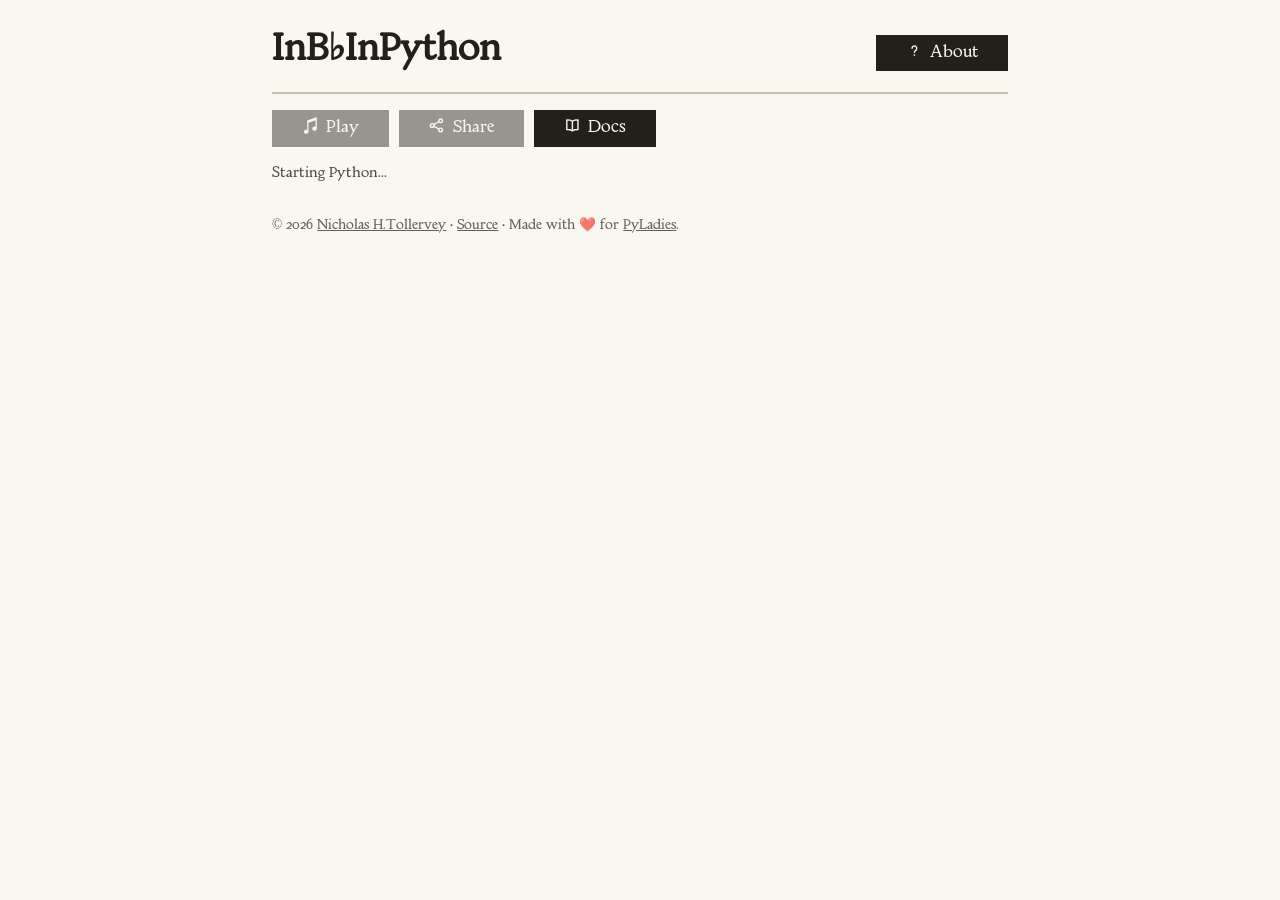
<file: index.html>
<!DOCTYPE html>
<html lang="en">
<head>
  <meta charset="utf-8">
  <meta name="viewport" content="width=device-width, initial-scale=1">
  <title>InB♭InPython</title>
  <script type="module" src="https://bfp.dev/test/core.js"></script>
  <link rel="stylesheet" href="style.css">
  <link rel="icon" href="favicon.svg">
</head>
<body>
  <main aria-label="The rehearsal room">
    <header>
      <h1>InB&flat;InPython</h1>
      <a id="about" href="about/"><svg viewBox="0 0 24 24" aria-hidden="true" focusable="false" fill="none" stroke="currentColor" stroke-width="2" stroke-linecap="round"><path d="M8.6 9a3.4 3.4 0 1 1 5.6 2.6c-1 .9-2.2 1.5-2.2 3"/><circle cx="12" cy="18.6" r="1.2" fill="currentColor" stroke="none"/></svg>About</a>
    </header>
    <section id="editor" aria-label="The score"></section>
    <p id="controls">
      <button id="play" disabled><svg viewBox="0 0 254.83 254.831" aria-hidden="true" focusable="false" fill="currentColor"><path d="M224.774,178.355V42.865V13.753V0L79.044,52.499v8.223v35.325v99.319c-4.5-2.004-9.528-3.159-14.867-3.159c-18.84,0-34.121,14.018-34.121,31.312s15.281,31.312,34.121,31.312c18.191,0,33.013-13.059,34.036-29.51h0.101V89.015l107.192-39.116v98.496c-4.51-1.999-9.532-3.159-14.871-3.159c-18.833,0-34.119,14.022-34.119,31.317c0,17.29,15.286,31.307,34.119,31.307c18.196,0,33.016-13.059,34.041-29.505H224.774z"/></svg>Play</button>
      <button id="share" disabled><svg viewBox="0 0 24 24" aria-hidden="true" focusable="false" fill="none" stroke="currentColor" stroke-width="2"><circle cx="6" cy="12" r="2.6"/><circle cx="18" cy="5.5" r="2.6"/><circle cx="18" cy="18.5" r="2.6"/><path d="M8.4 10.8l7.2-4M8.4 13.2l7.2 4"/></svg>Share</button>
      <a href="docs/"><svg viewBox="0 0 24 24" aria-hidden="true" focusable="false" fill="none" stroke="currentColor" stroke-width="2" stroke-linejoin="round"><path d="M12 6c-2-1.4-4.4-1.9-8-1.9v13.8c3.6 0 6 .5 8 1.9 2-1.4 4.4-1.9 8-1.9V4.1c-3.6 0-6 .5-8 1.9z"/><path d="M12 6v13.8"/></svg>Docs</a>
    </p>
    <output id="share-note" aria-live="polite">Starting Python...</output>
    <pre id="errors" aria-live="polite"></pre>
    <footer id="colophon">
      <p>
        &copy; 2026 <a href="https://ntoll.org/"
        target="_blank">Nicholas H.Tollervey</a> &middot;
        <a href="https://github.com/ntoll/inbflatinpython"
        target="_blank">Source</a> &middot;
        Made with ❤️ for <a href="https://pyladies.com/" target="_blank">PyLadies</a>.
      </p>
    </footer>
  </main>

  <section id="hall" aria-label="The performance stage">
    <header>
      <p id="brand">InB&flat;InPython</p>
      <button id="stop"><svg viewBox="0 0 24 24" aria-hidden="true" focusable="false"><rect x="7" y="7" width="10" height="10" rx="1" fill="currentColor"/></svg>Stop</button>
      <span id="pulse" aria-hidden="true"></span>
      <output id="log" aria-live="polite"></output>
      <p id="turn-hint">Best viewed in landscape mode. ↪️</p>
    </header>
    <div id="boards">
      <div id="stage" aria-label="The performers"></div>
      <div id="verses" aria-label="The poem"></div>
    </div>
  </section>

  <!-- The single main-thread Python context lives in
       main.py. The config carries CodeMirror 6 as JavaScript
       modules, and maps the stagehand, the poem and the
       initial score in as ordinary files. -->
  <script type="mpy" debug src="./main.py" config='{
    "js_modules": {
      "https://esm.sh/codemirror@6.0.2?deps=@codemirror/state@6.7.1,@codemirror/view@6.43.9,@codemirror/language@6.12.4": "codemirror",
      "https://esm.sh/@codemirror/lang-python@6.2.1?deps=@codemirror/state@6.7.1,@codemirror/view@6.43.9,@codemirror/language@6.12.4": "lang_python"
    },
    "files": {
      "./inbflat.py": "./inbflat.py",
      "./verses.py": "./verses.py",
      "./score.py": "./score.py"
    }
  }'></script>
</body>
</html>
</file>
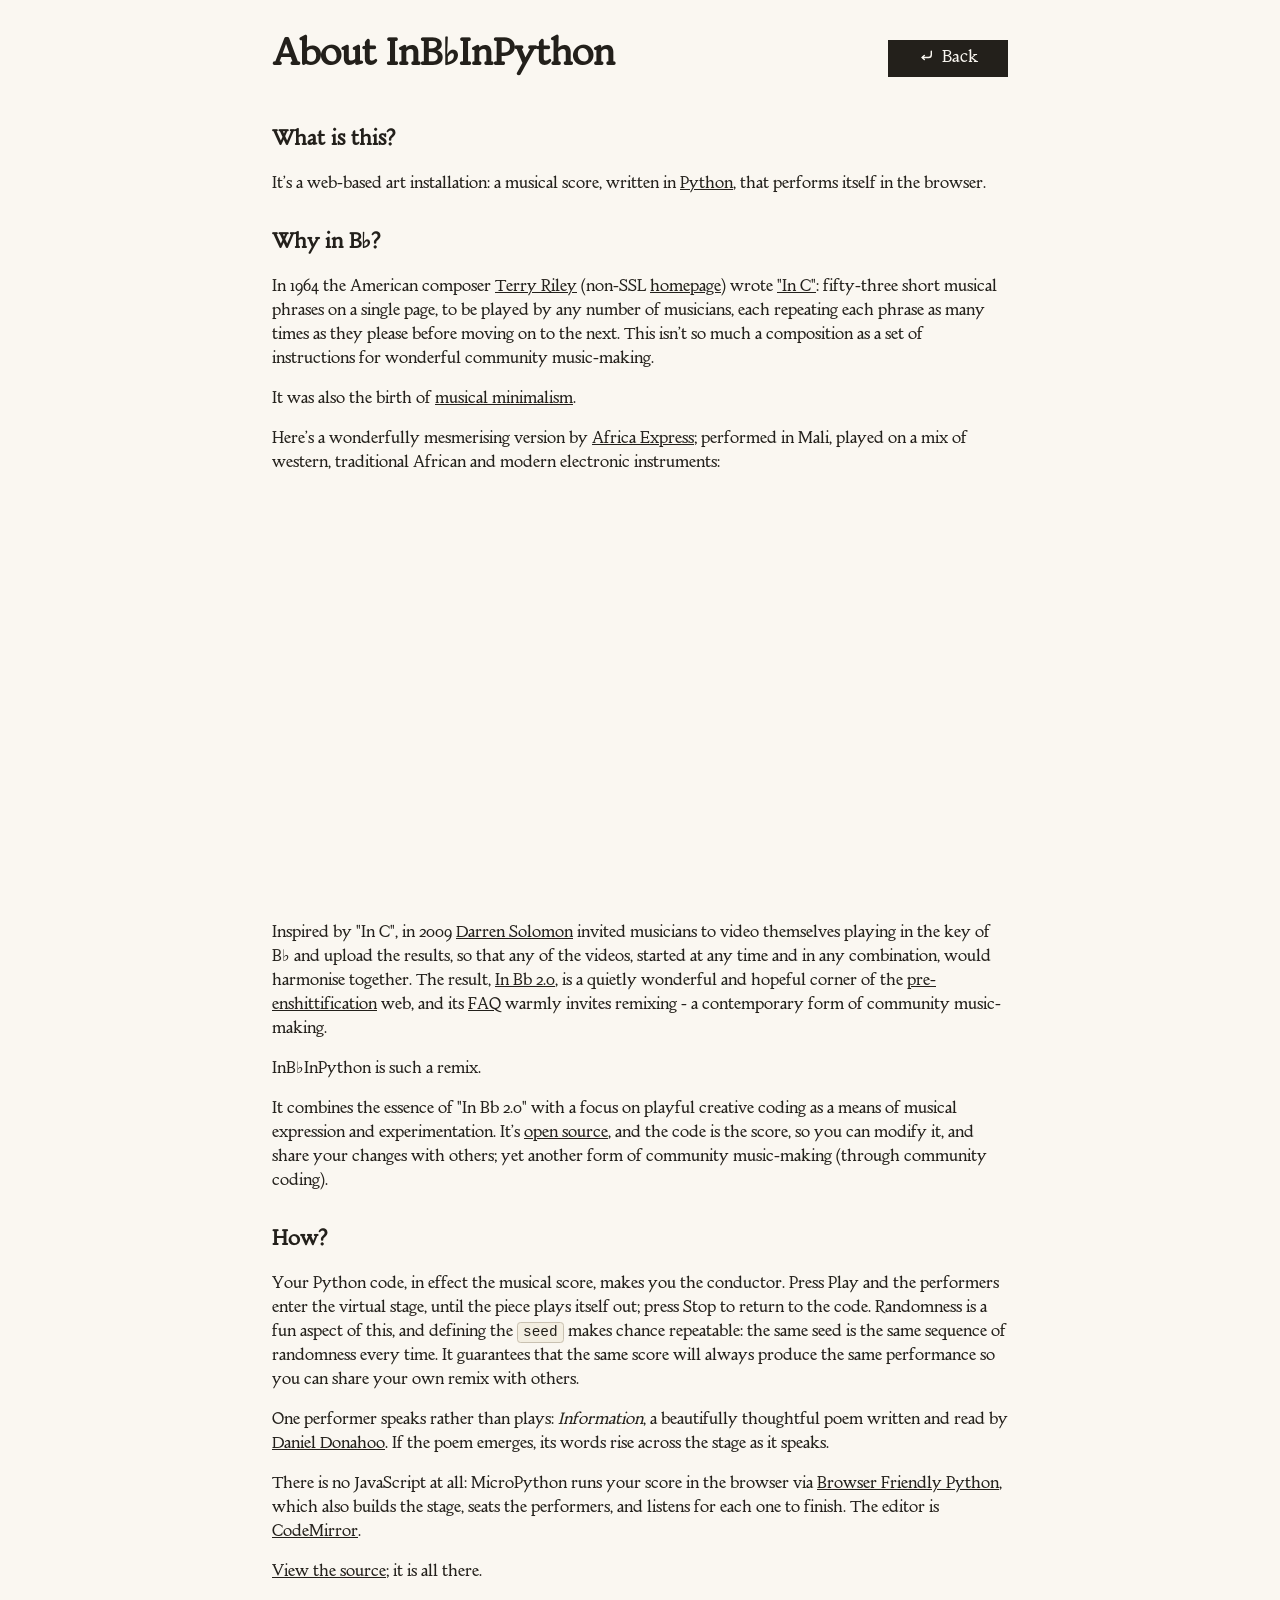
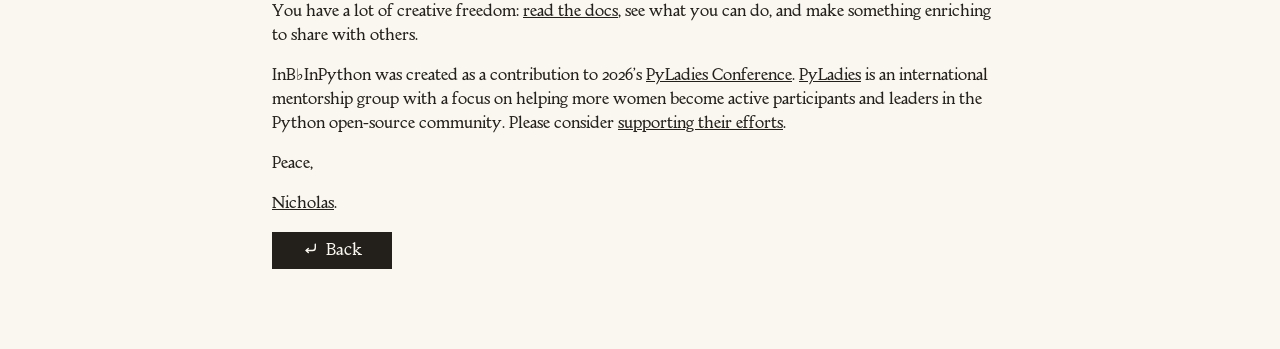
<file: about/index.html>
<!DOCTYPE html>
<html lang="en">
<head>
  <meta charset="utf-8">
  <meta name="viewport" content="width=device-width, initial-scale=1">
  <title>InB♭InPython - About</title>
  <link rel="stylesheet" href="../style.css">
  <link rel="icon" href="../favicon.svg">
</head>
<body>
  <main aria-label="About">
    <header>
      <h1>About InB&flat;InPython</h1>
      <p id="controls">
        <a href="../"><svg viewBox="0 0 24 24" aria-hidden="true" focusable="false" fill="none" stroke="currentColor" stroke-width="2" stroke-linecap="round" stroke-linejoin="round"><path d="M19 6v5a4 4 0 0 1-4 4H6"/><path d="M9 12l-3 3 3 3"/></svg>Back</a>
      </p>
    </header>

    <h2>What is this?</h2>
    <p>
      It's a web-based art installation: a musical score, written in <a href="https://www.python.org/" target="_blank">Python</a>, that performs itself in the browser.
    </p>
    <h2>Why in B&flat;?</h2>
    <p>
      In 1964 the American composer <a href="https://en.wikipedia.org/wiki/Terry_Riley" target="_blank">Terry Riley</a>
      (non-SSL <a href="http://terryriley.net/" target="_blank">homepage</a>) wrote <a href="https://en.wikipedia.org/wiki/In_C" target="_blank">"In C"</a>:
      fifty-three short musical phrases on a single page, to be played by any number of
      musicians, each repeating each phrase as many times as they please before moving on to the next. This isn't so
      much a composition as a set of instructions for wonderful community music-making.
    </p>
    <p>
      It was also the birth of
      <a href="https://en.wikipedia.org/wiki/Minimal_music" target="_blank">musical minimalism</a>.
    </p>
    <p>
      Here's a wonderfully mesmerising version by <a href="https://www.africaexpress.co.uk/" target="_blank">Africa Express</a>; performed in Mali, played on a mix of western, traditional African and modern electronic instruments:
    </p>
    <div class="video-container">
      <iframe src="https://www.youtube-nocookie.com/embed/_FXQ68ZkWVw?si=q2s0etePaNi-hfWD" title="YouTube video player" frameborder="0" allow="accelerometer; autoplay; clipboard-write; encrypted-media; gyroscope; picture-in-picture; web-share" referrerpolicy="strict-origin-when-cross-origin" allowfullscreen></iframe>
    </div>
    <p>
      Inspired by "In C", in 2009 <a href="https://www.darrensolomon.com/" target="_blank">Darren Solomon</a>
      invited musicians to video
      themselves playing in the key of B&flat; and upload the results,
      so that any of the videos, started at any time and in
      any combination, would harmonise together. The
      result, <a href="https://www.inbflat.net/" target="_blank">In Bb
      2.0</a>, is a quietly wonderful and hopeful corner of the
      <a href="https://en.wikipedia.org/wiki/Enshittification" target="_blank">pre-enshittification</a> web, and its
      <a href="https://www.inbflat.net/faq.html" target="_blank">FAQ</a>
      warmly invites remixing - a contemporary form of community music-making.
    </p>
    <p>
      InB&flat;InPython is such a remix.
    </p>
    <p>
      It combines the essence of "In Bb 2.0" with a focus on playful creative coding
      as a means of musical expression and experimentation. It's
      <a href="../LICENSE.md" target="_blank">open source</a>, and the code is the score, so you can modify it, and share your changes with others;
      yet another form of community music-making (through community coding).
    </p>
    <h2>How?</h2>
    <p>
      Your Python code, in effect the musical score, makes
      you the conductor. Press Play and the performers enter
      the virtual stage, until the piece plays itself out; press
      Stop to return to the code. Randomness is a fun aspect of this,
      and defining the <code>seed</code> makes chance repeatable: the same
      seed is the same sequence of randomness every time. It guarantees that
      the same score will always produce the same performance so you can
      share your own remix with others.
    </p>
    <p>
      One performer speaks rather than plays:
      <em>Information</em>, a beautifully thoughtful poem written and read by
      <a href="https://thisscatteredmess.net/" target="_blank">Daniel Donahoo</a>.
      If the poem emerges, its words rise across the stage as it speaks.
    </p>
    <p>
      There is no JavaScript at all: MicroPython runs your score in the
      browser via
      <a href="https://bfp.dev/" target="_blank">Browser Friendly
      Python</a>, which also builds the stage, seats the
      performers, and listens for each one to finish. The
      editor is <a href="https://codemirror.net/" target="_blank">
      CodeMirror</a>.
    </p>
    <p>
      <a href="https://github.com/ntoll/inbflatinpython" target="_blank">View the source</a>; it is all there.
    </p>
    <p>
      You have a lot of creative freedom:
      <a href="../docs/" target="_blank">read the docs</a>,
      see what you can do, and make something enriching to
      share with others.
    </p>
    <p>
      InB&flat;InPython was created as a contribution to 2026's
      <a href="https://conference.pyladies.com/" target="_blank">PyLadies Conference</a>.
      <a href="https://pyladies.com/" target="_blank">PyLadies</a> is an international mentorship
      group with a focus on helping more women become active participants and leaders in the
      Python open-source community. Please consider
      <a href="https://pyladies.com/sponsor/" target="_blank">supporting their efforts</a>.
    </p>
    <p>
      Peace,
    </p>
    <p>
      <a href="https://ntoll.org" target="_blank">Nicholas</a>.
    </p>

    <footer>
      <p id="controls-foot">
        <a href="../"><svg viewBox="0 0 24 24" aria-hidden="true" focusable="false" fill="none" stroke="currentColor" stroke-width="2" stroke-linecap="round" stroke-linejoin="round"><path d="M19 6v5a4 4 0 0 1-4 4H6"/><path d="M9 12l-3 3 3 3"/></svg>Back</a>
      </p>
    </footer>
  </main>
</body>
</html>
</file>
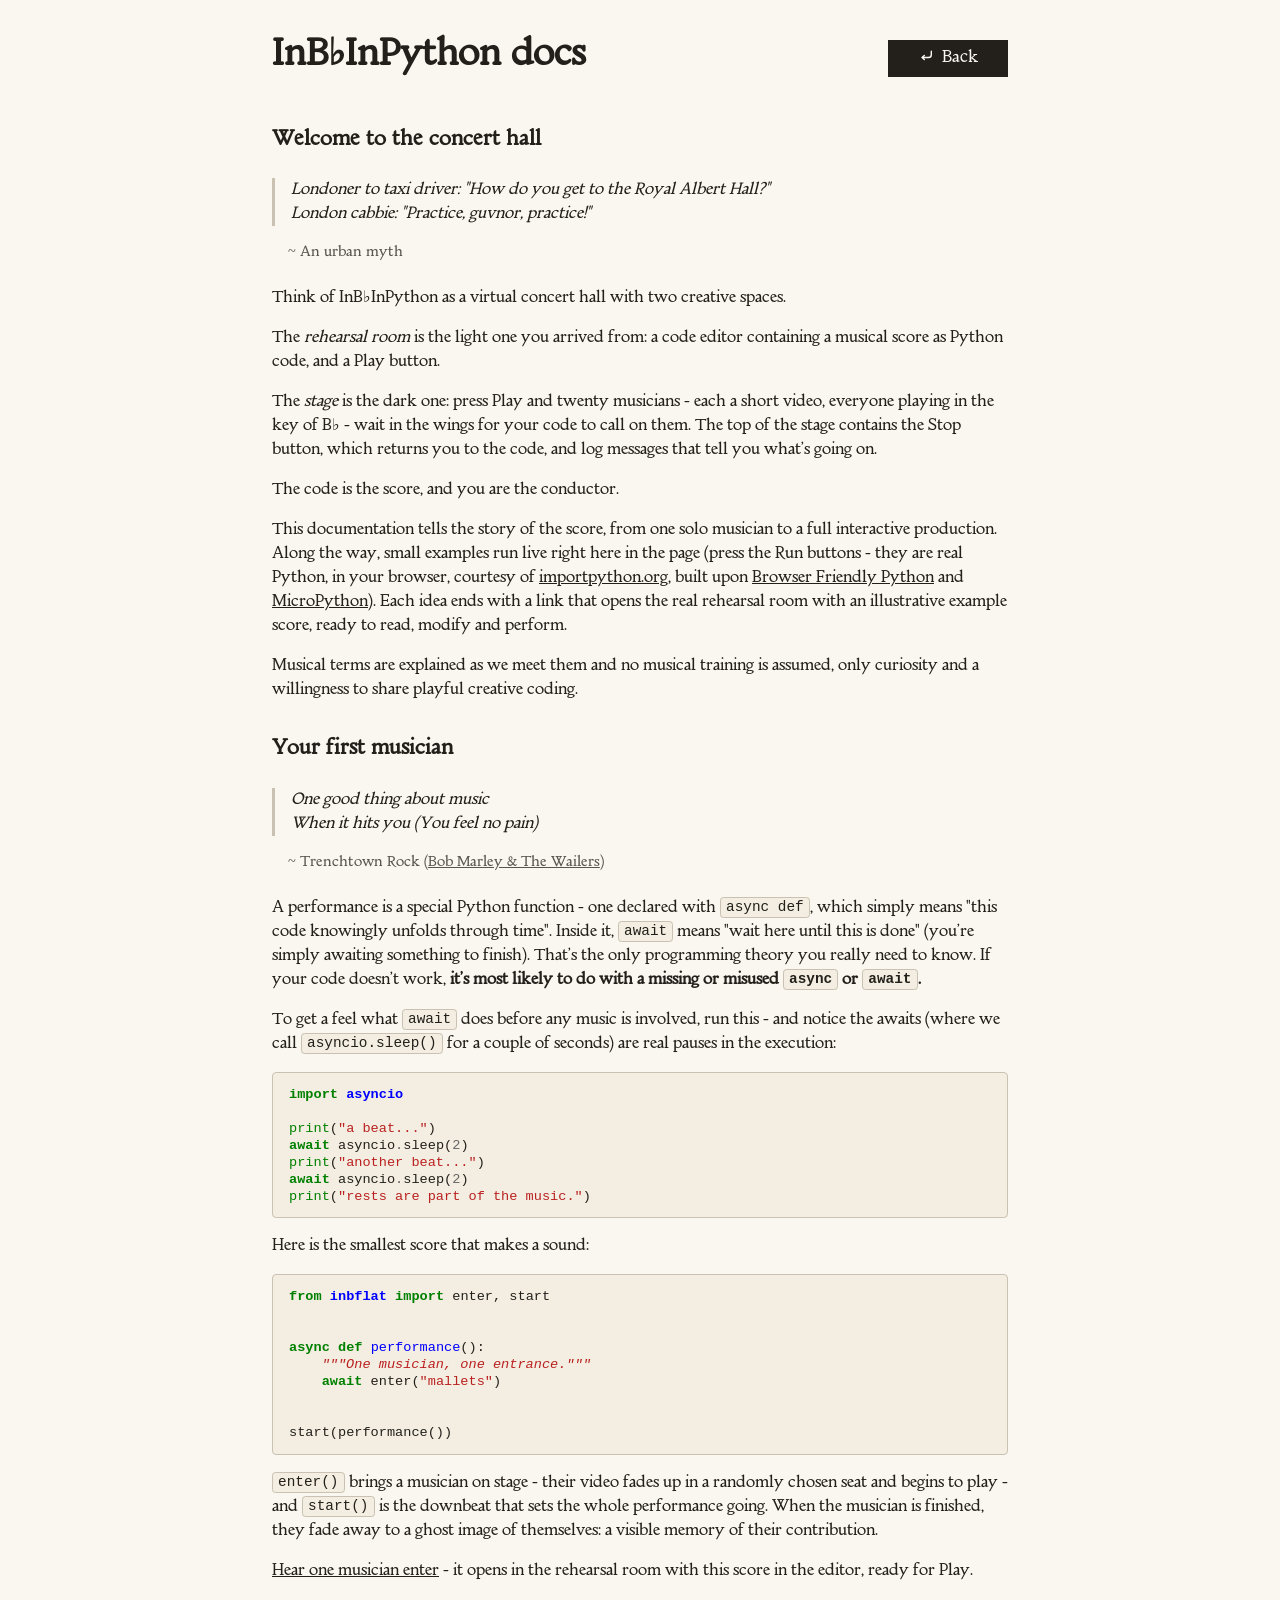
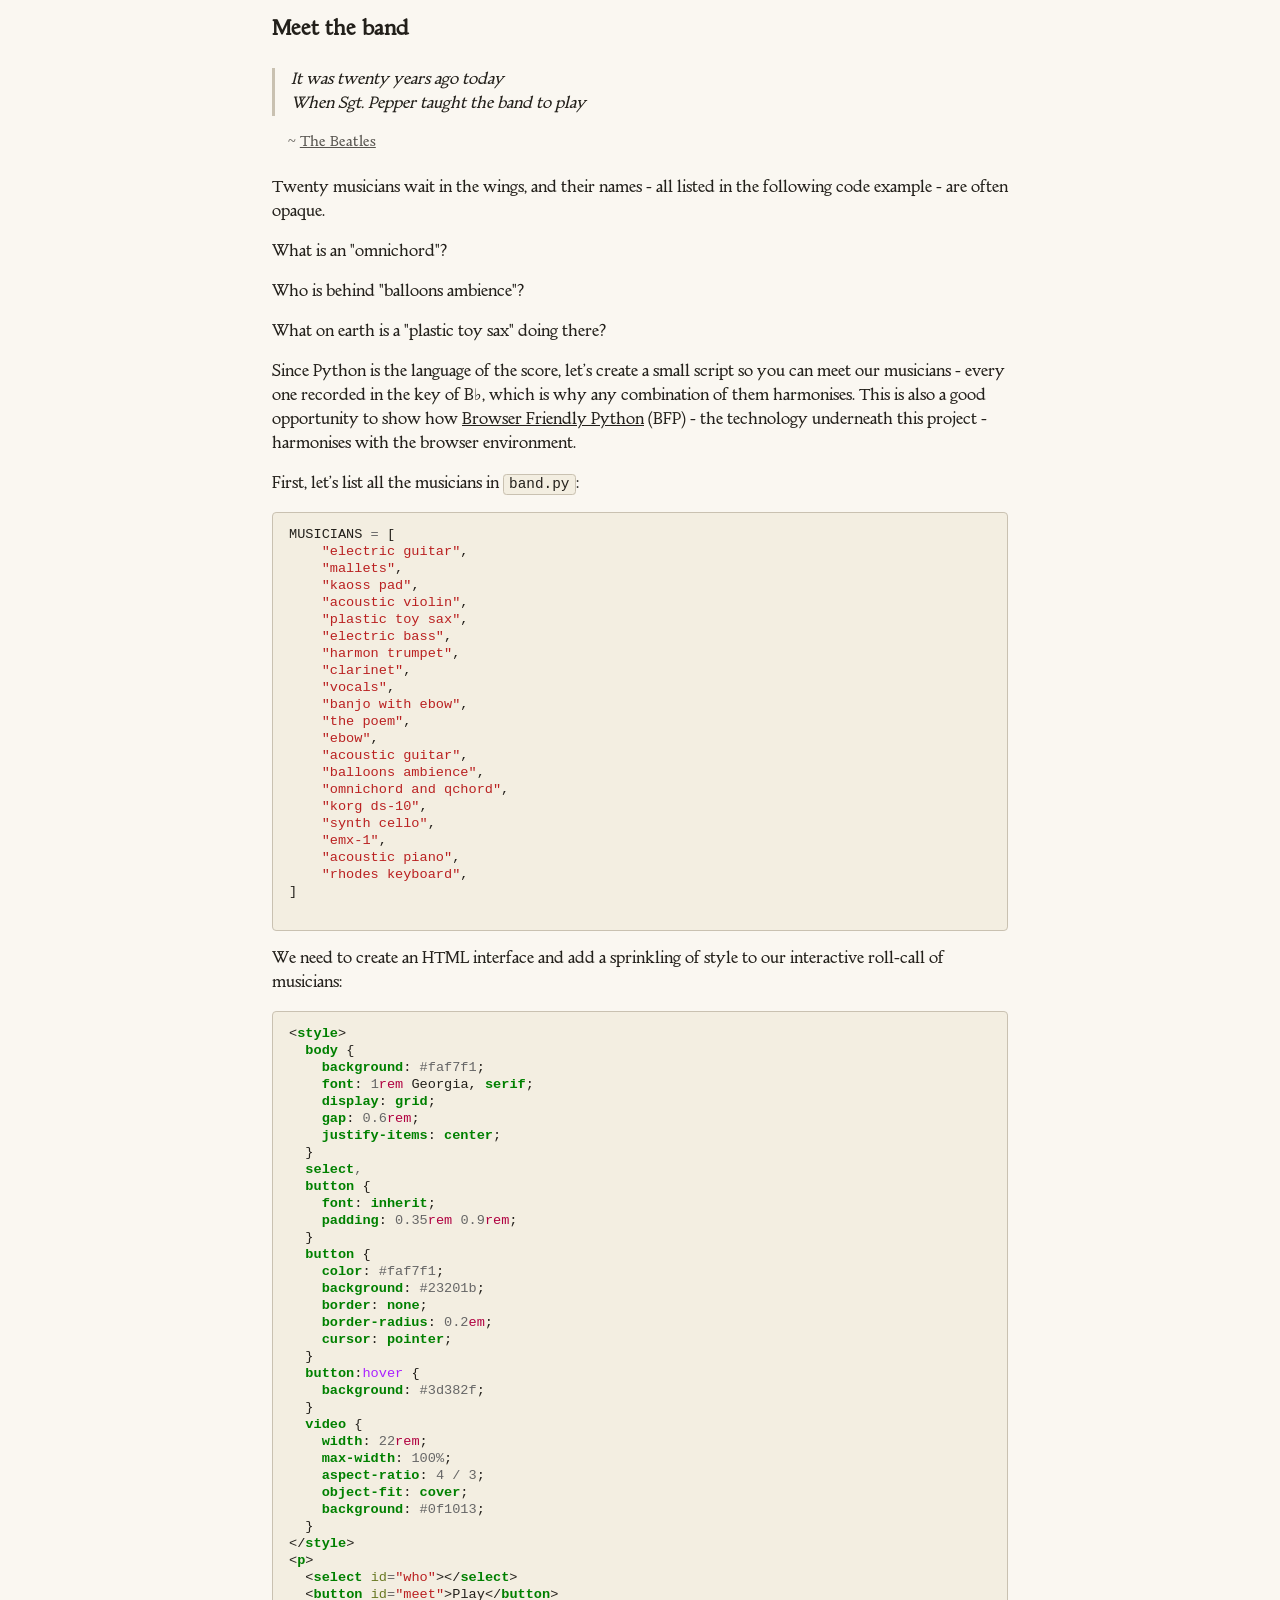
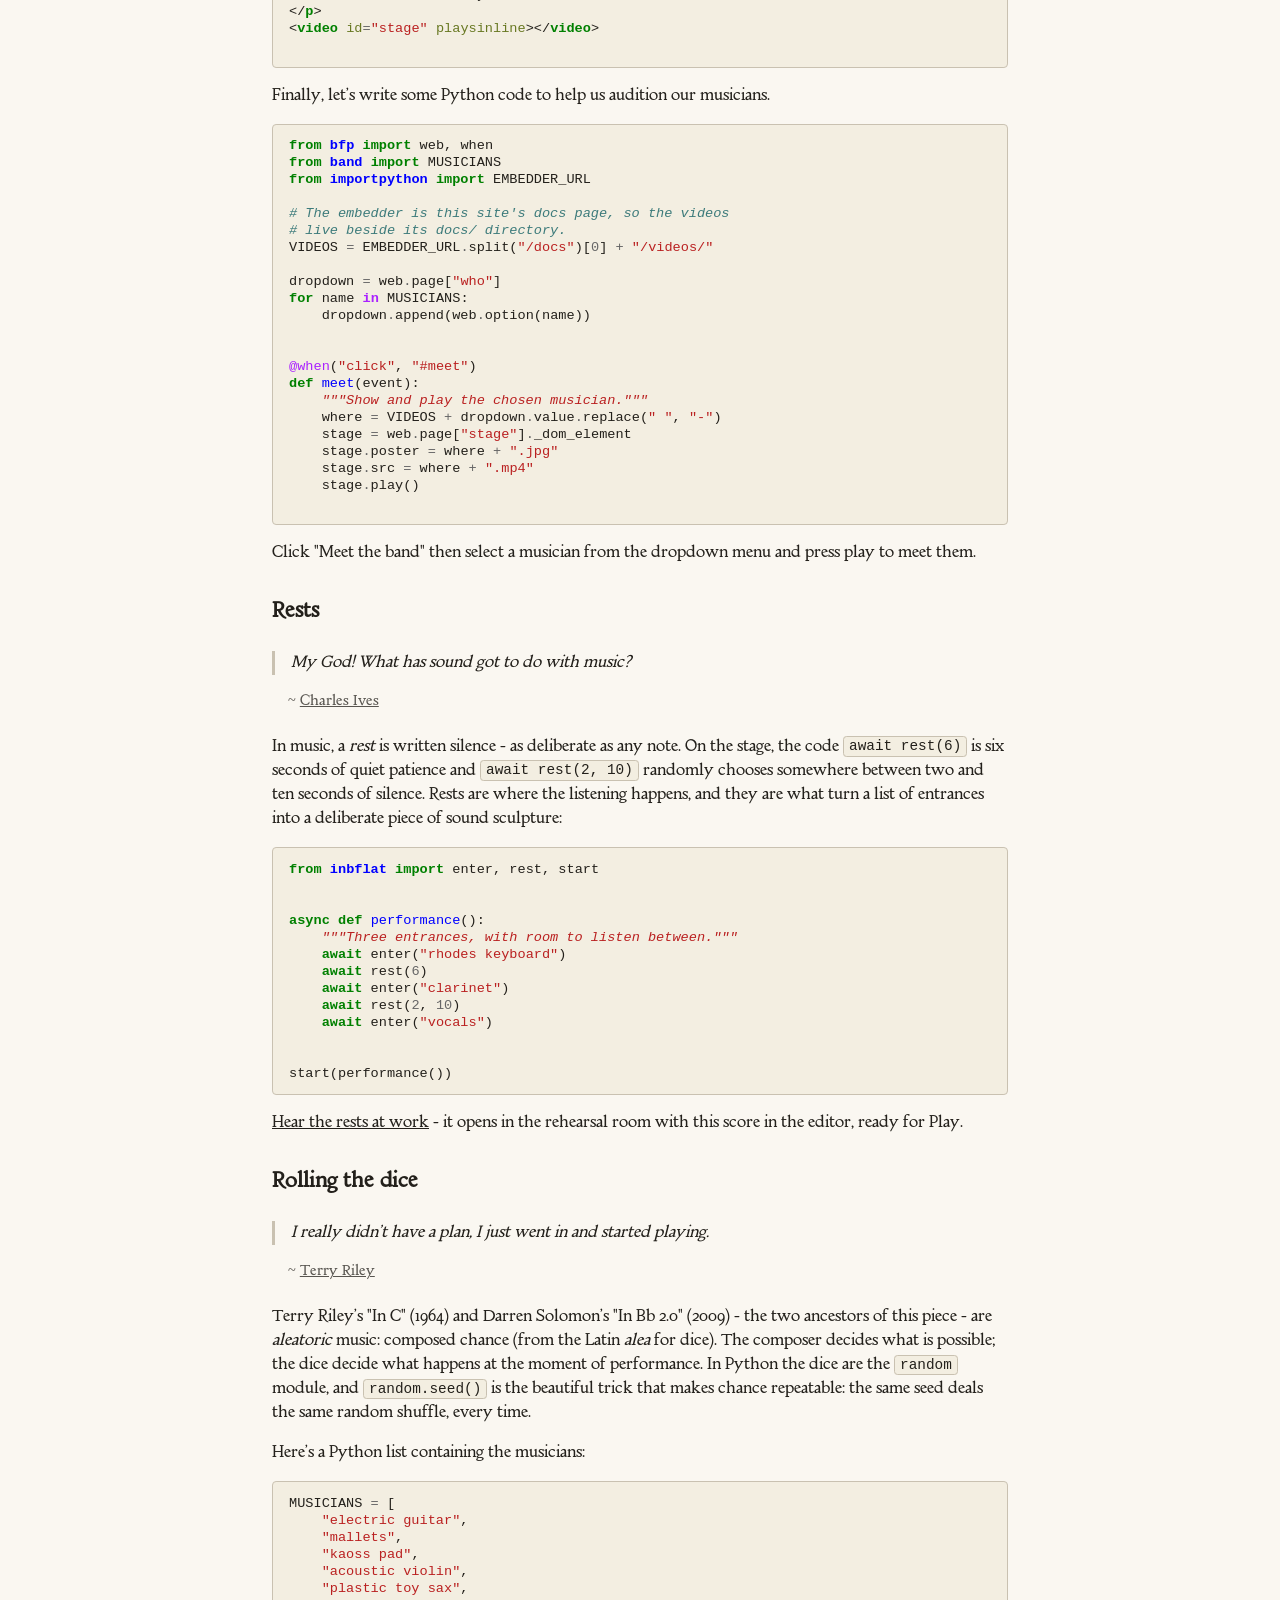
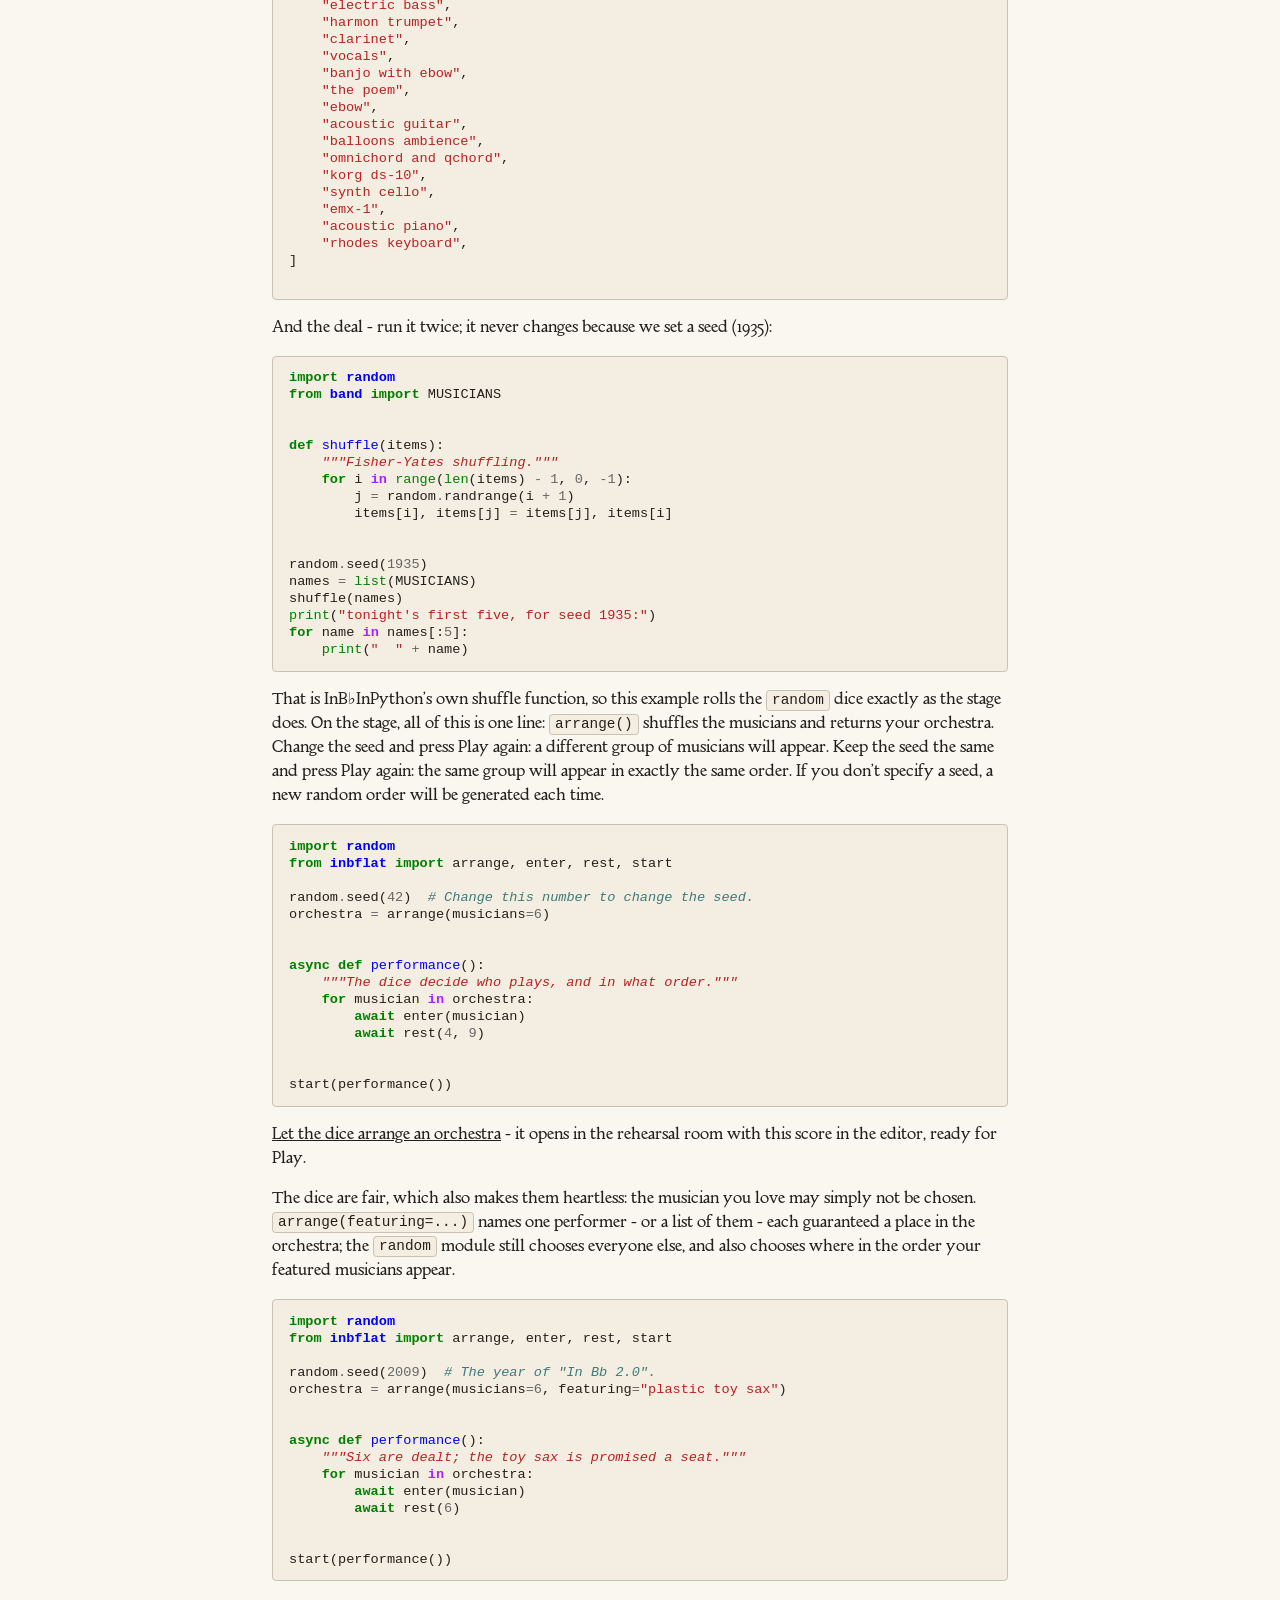
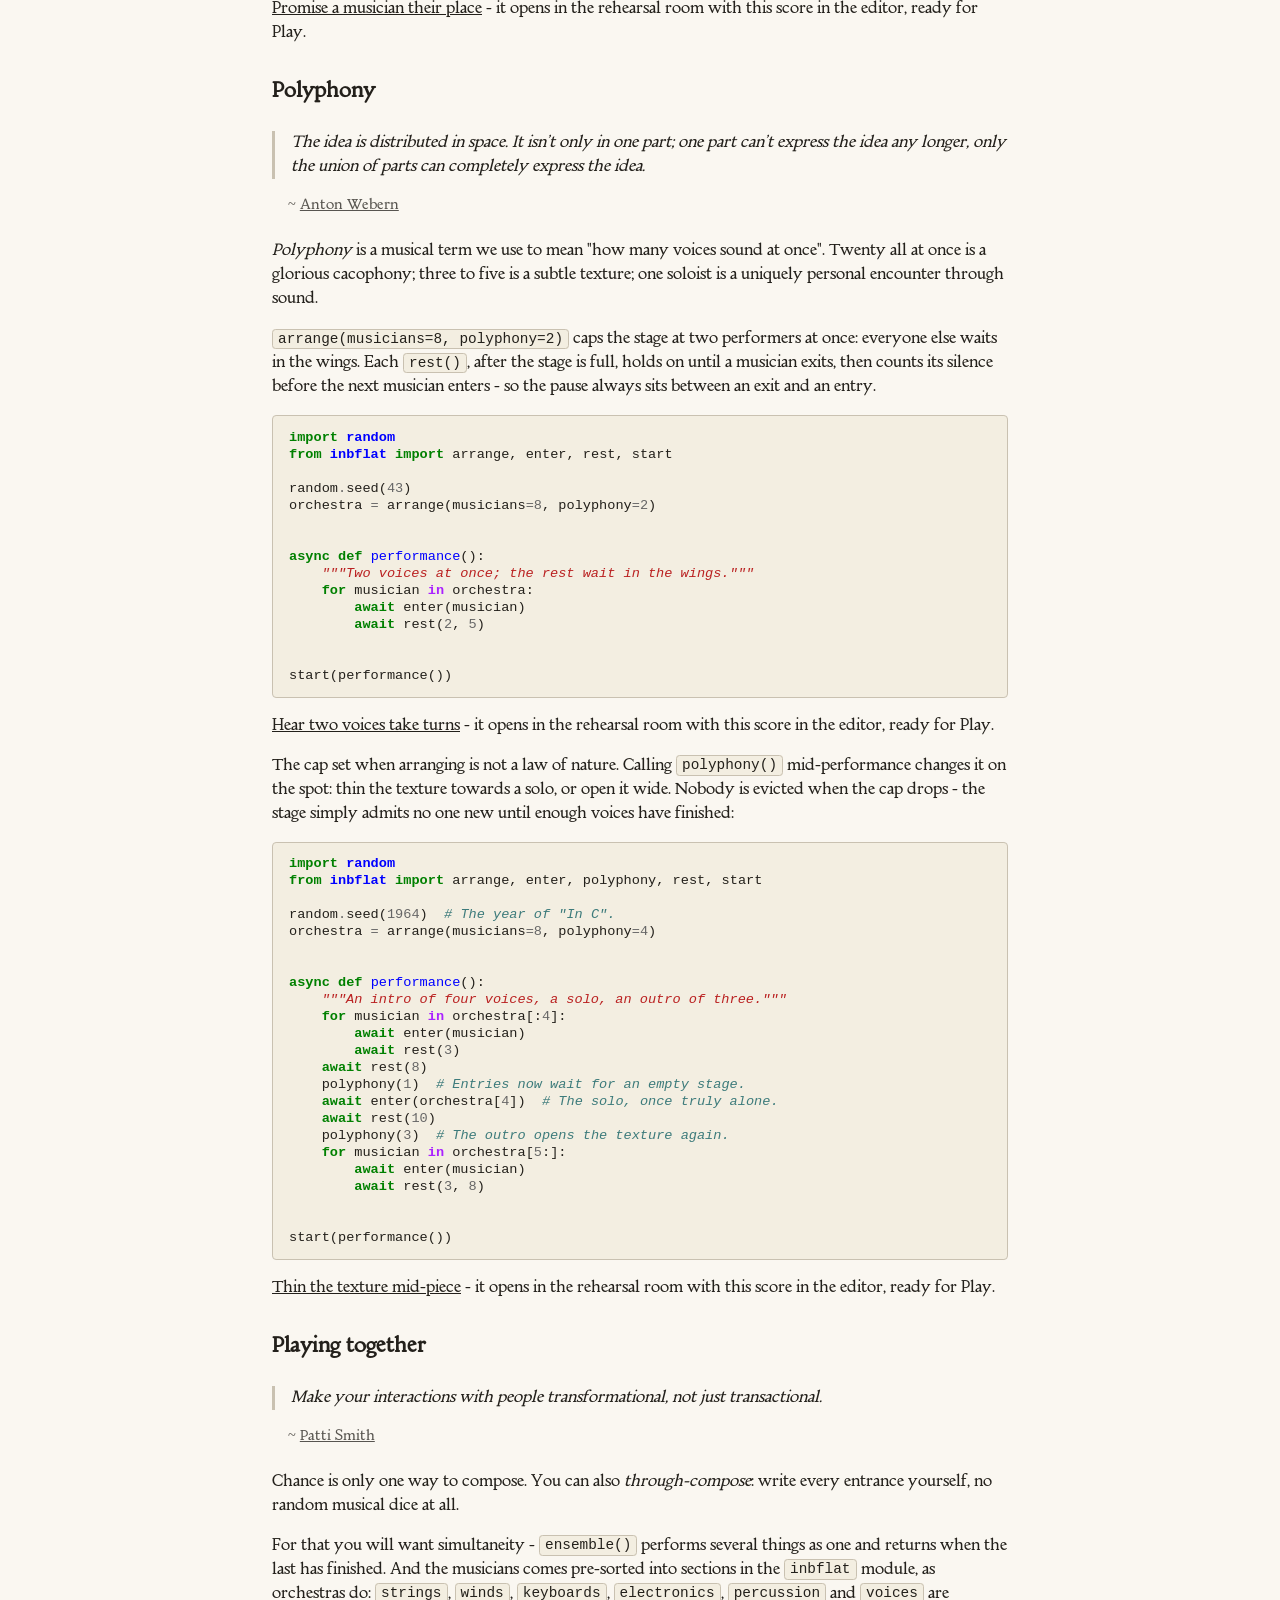
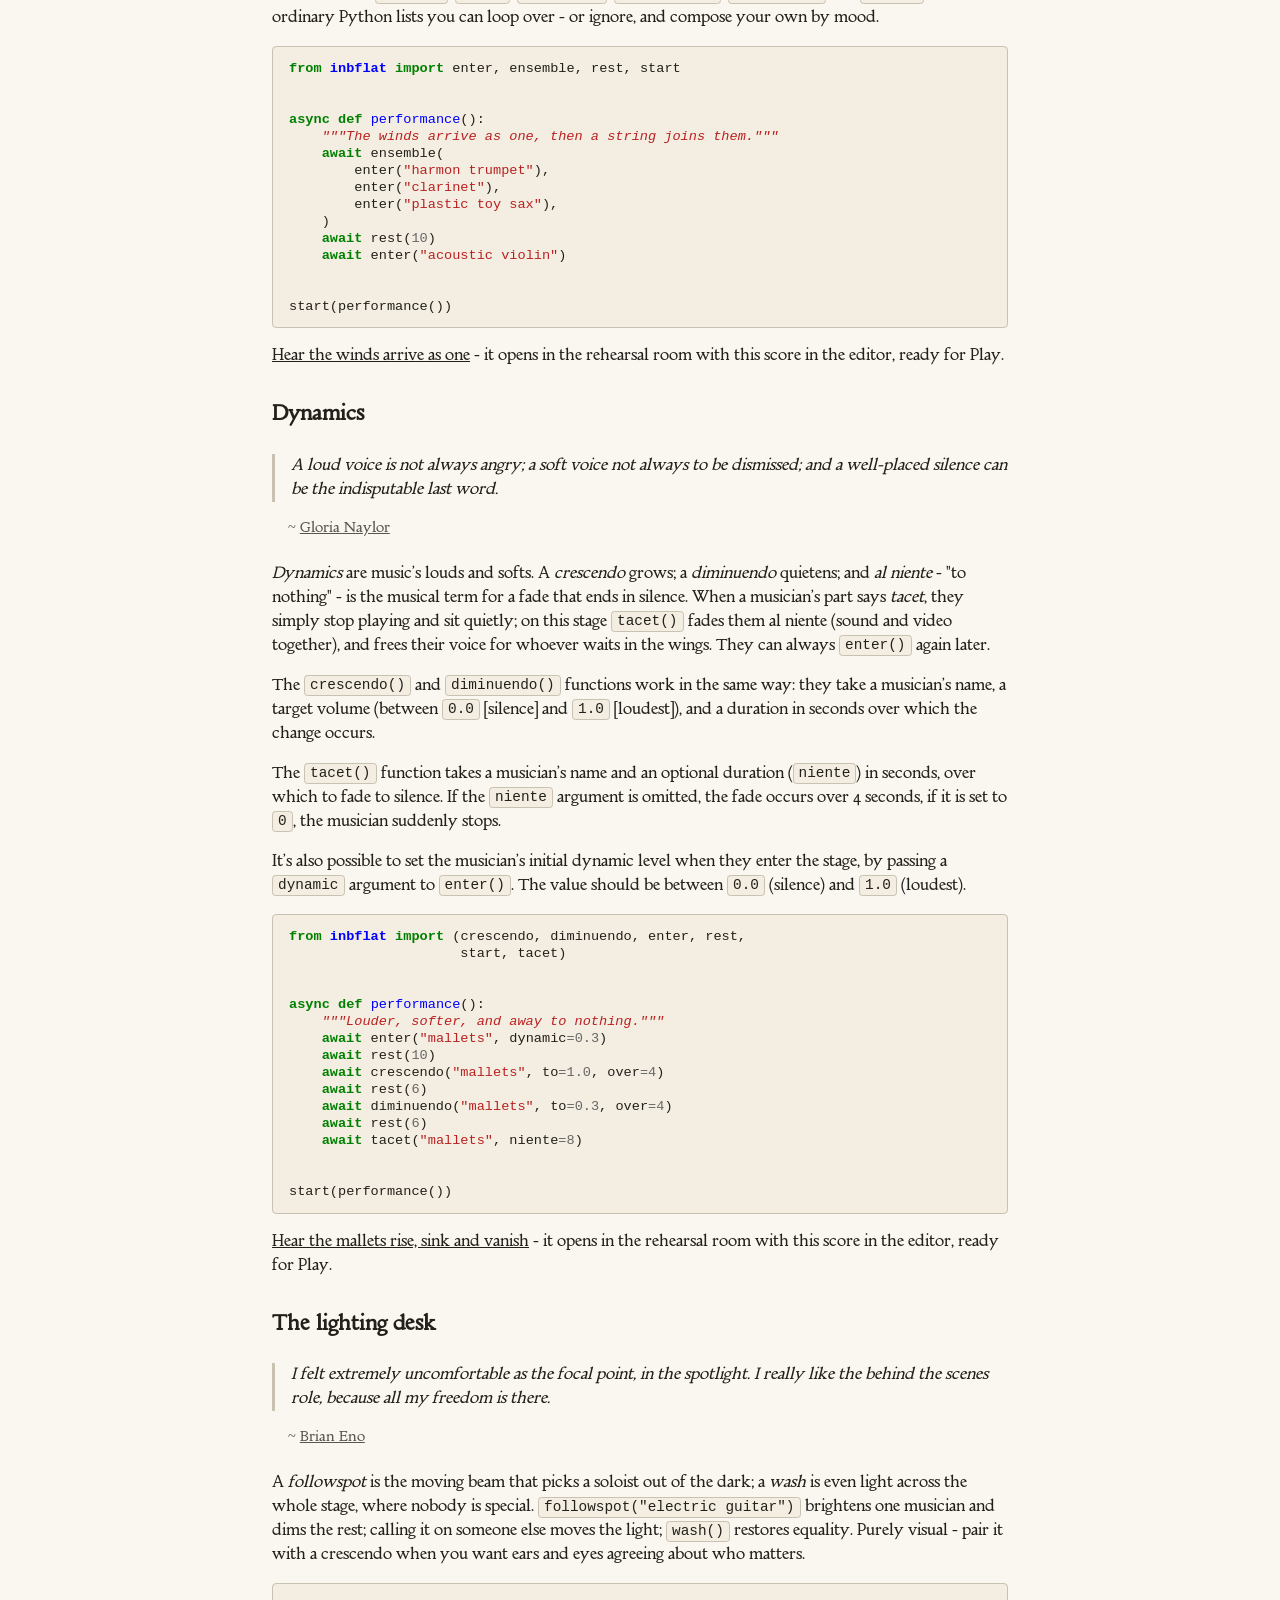
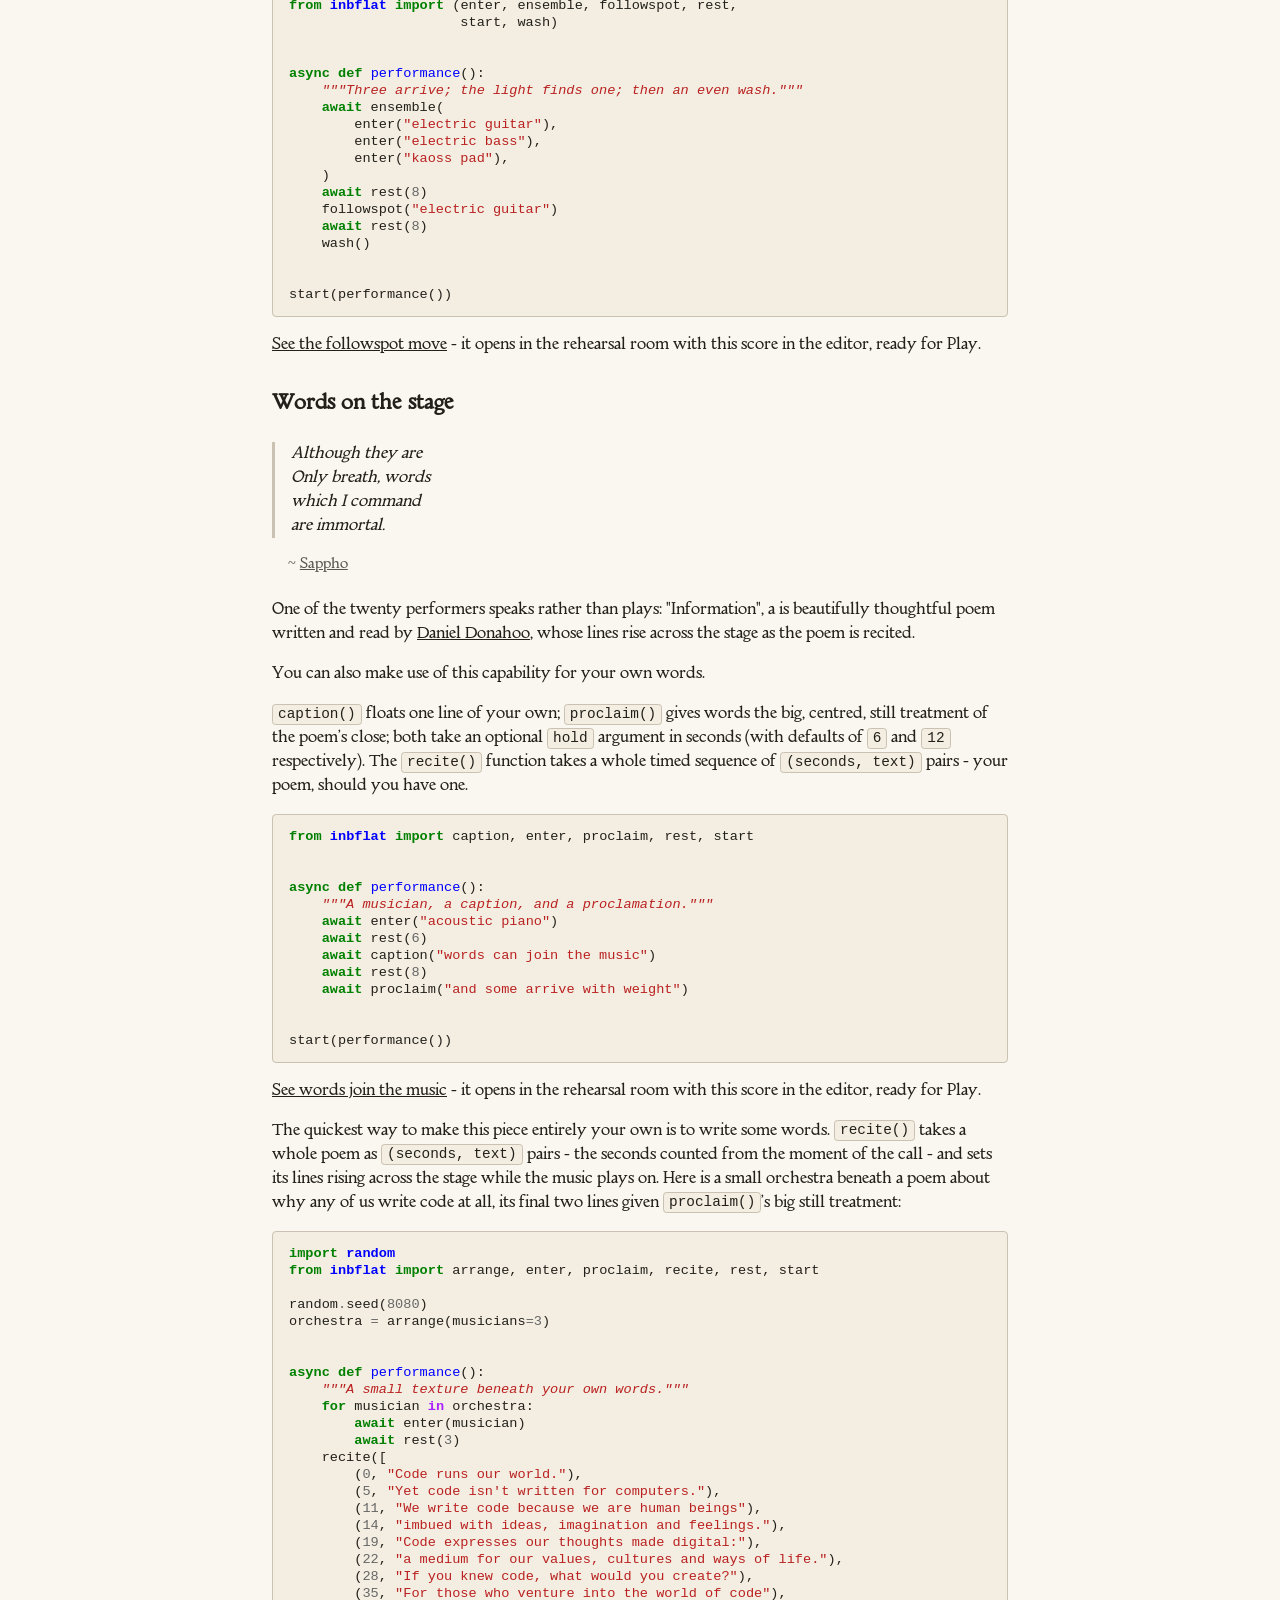
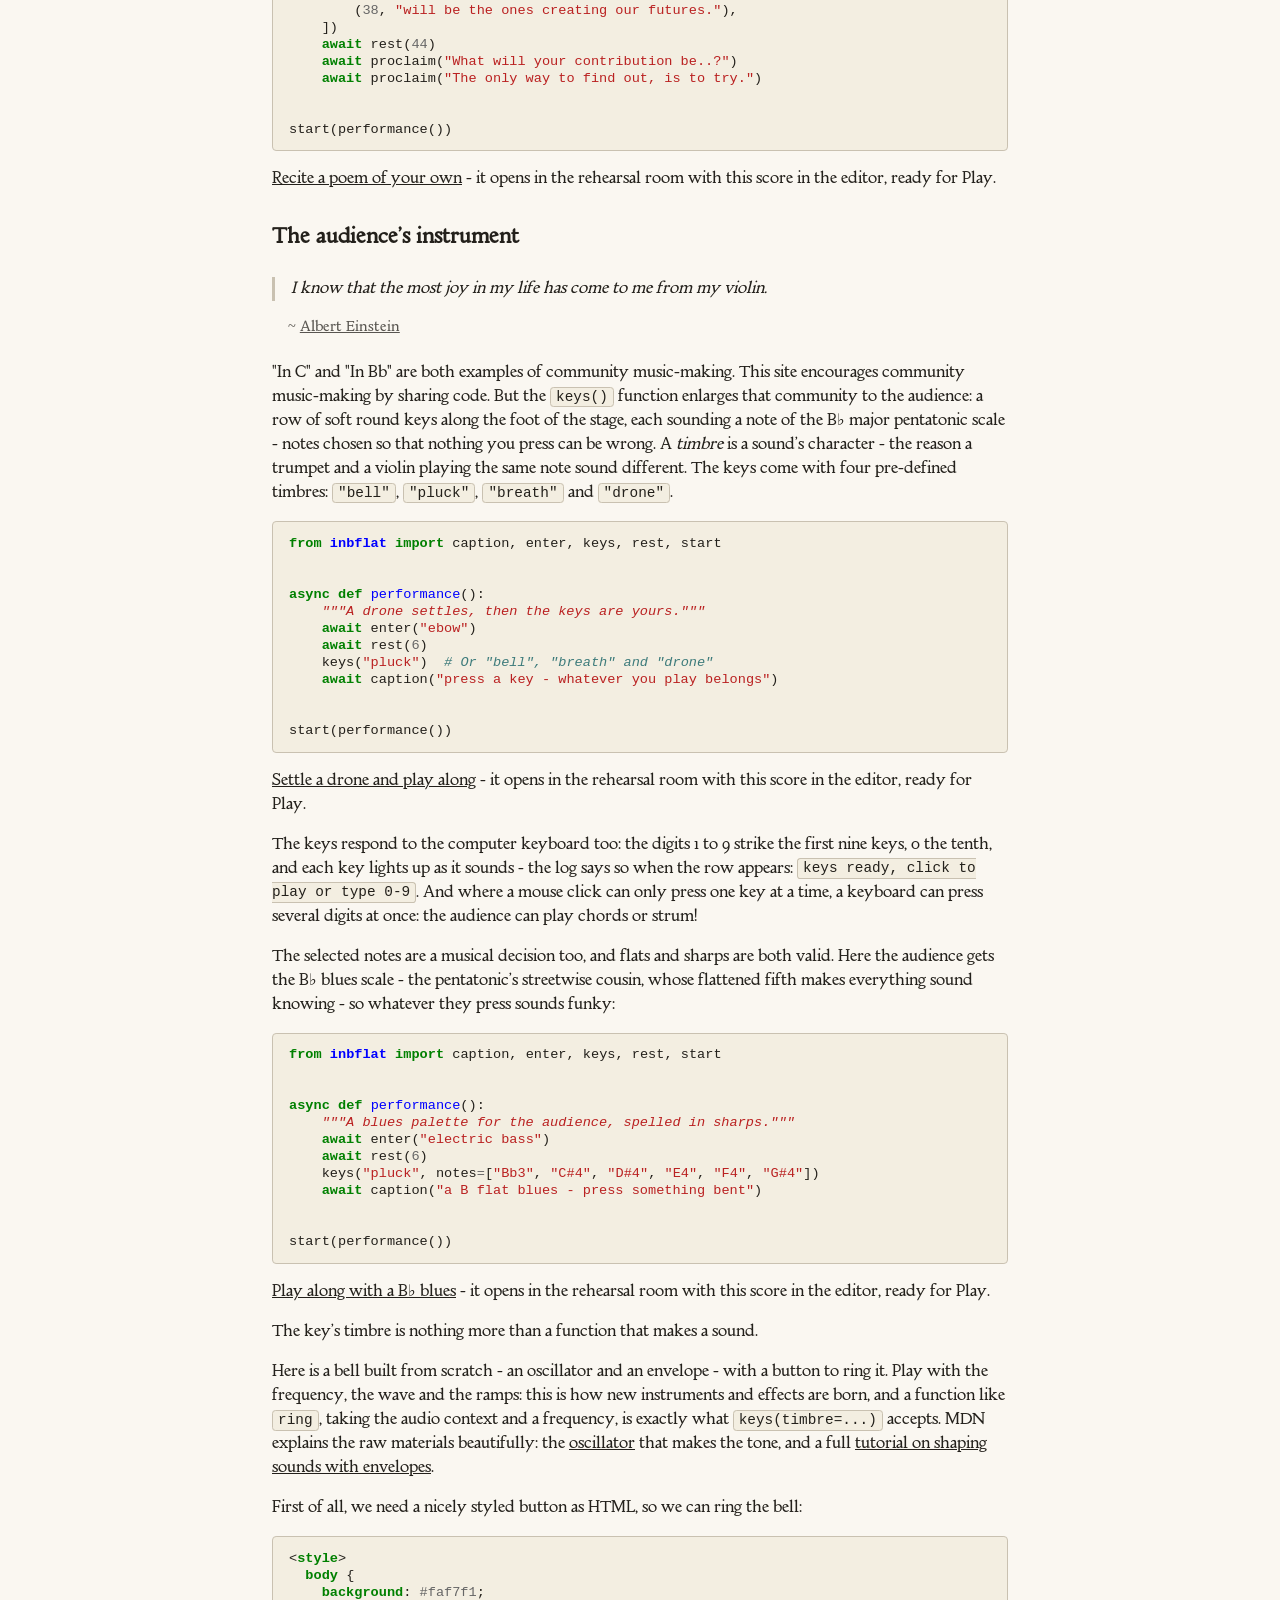
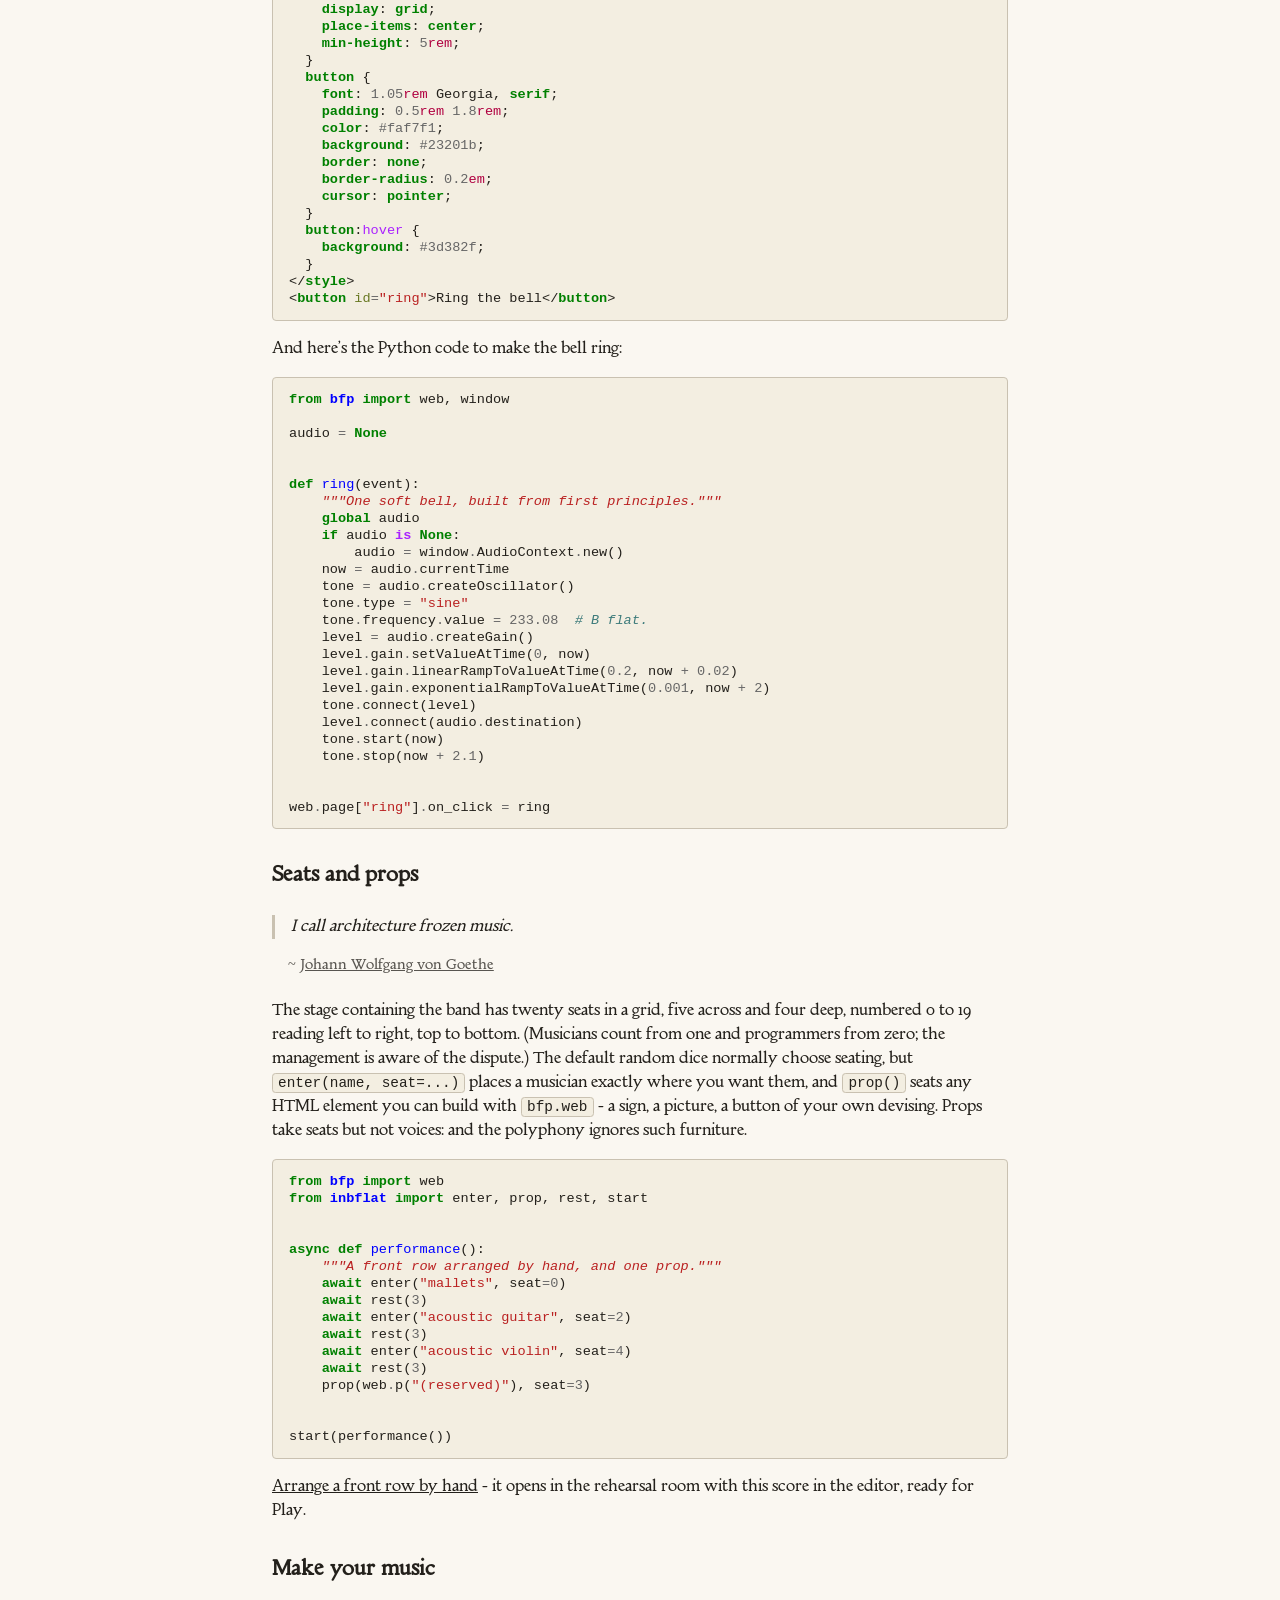
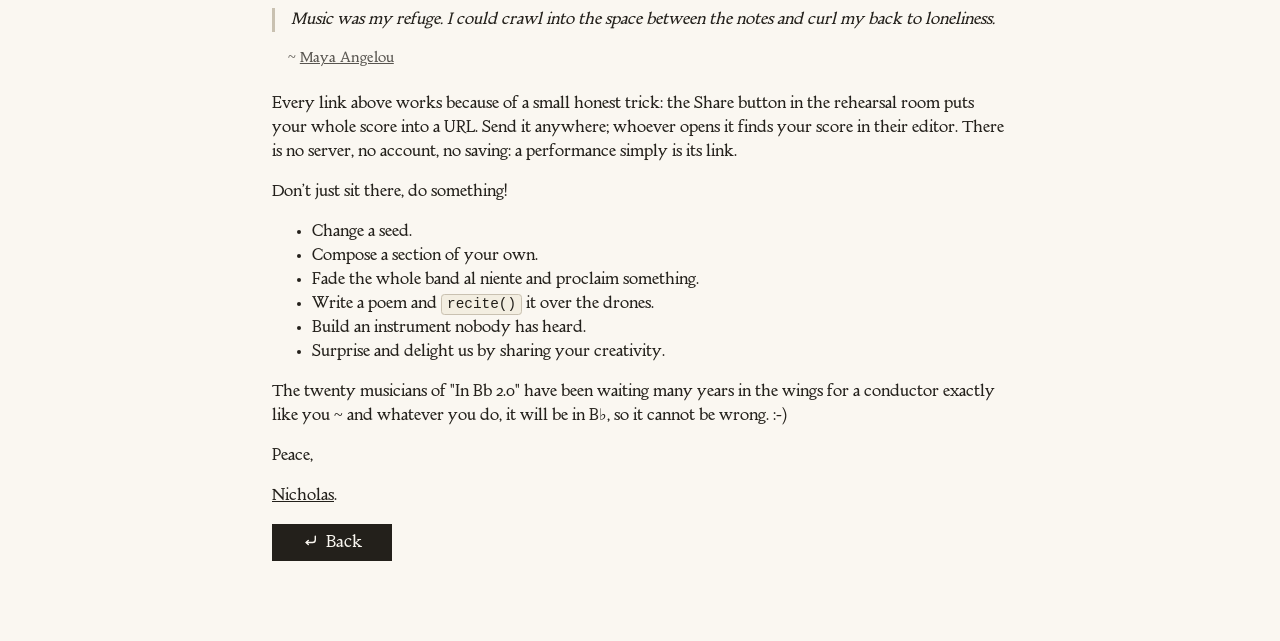
<file: docs/index.html>
<!DOCTYPE html>
<html lang="en">
<head>
  <meta charset="utf-8">
  <meta name="viewport" content="width=device-width, initial-scale=1">
  <title>InB♭InPython - Docs</title>
  <link rel="stylesheet" href="../style.css">
  <link rel="icon" href="../favicon.svg">
  <script type="module"
    src="https://importpython.org/v/test/embed.js"></script>
</head>
<body>
  <main aria-label="Documentation">
    <header>
      <h1>InB&flat;InPython docs</h1>
      <p id="controls">
        <a href="../"><svg viewBox="0 0 24 24" aria-hidden="true" focusable="false" fill="none" stroke="currentColor" stroke-width="2" stroke-linecap="round" stroke-linejoin="round"><path d="M19 6v5a4 4 0 0 1-4 4H6"/><path d="M9 12l-3 3 3 3"/></svg>Back</a>
      </p>
    </header>

    <h2 id="welcome-to-the-concert-hall">Welcome to the concert hall <a class="anchor" href="#welcome-to-the-concert-hall" aria-label="Link to this section"><svg viewBox="0 0 24 24" aria-hidden="true" focusable="false" fill="none" stroke="currentColor" stroke-width="2" stroke-linecap="round"><path d="M10 13a5 5 0 0 0 7.5.5l3-3a5 5 0 0 0-7-7l-1.7 1.7"/><path d="M14 11a5 5 0 0 0-7.5-.5l-3 3a5 5 0 0 0 7 7l1.7-1.7"/></svg></a></h2>
    <figure>
        <blockquote>
            <p>Londoner to taxi driver: "How do you get to the Royal Albert Hall?"<br/>
            London cabbie: "Practice, guvnor, practice!"</p>
        </blockquote>
        <figcaption>~ An urban myth</figcaption>
    </figure>
    <p>
      Think of InB&flat;InPython as a virtual concert hall with two creative spaces.
    </p>
    <p>
      The <em>rehearsal room</em> is the light one you arrived
      from: a code editor containing a musical score as Python
      code, and a Play button.
    </p>
    <p>
      The <em>stage</em> is the dark one: press Play and
      twenty musicians - each a short video, everyone playing
      in the key of B&flat; - wait in the wings for your code
      to call on them. The top of the stage contains the Stop
      button, which returns you to the code, and log messages
      that tell you what's going on.
    </p>
    <p>
      The code is the score, and you are the conductor.
    </p>
    <p>
      This documentation tells the story of the score, from one
      solo musician to a full interactive production. Along the
      way, small examples run live right here in the page (press
      the Run buttons - they are real Python, in your browser,
      courtesy of <a href="https://importpython.org/" target="_blank">importpython.org</a>,
      built upon <a href="https://bfp.dev" target="_blank">Browser Friendly Python</a>
      and <a href="https://micropython.org/" target="_blank">MicroPython</a>).
      Each idea ends with a link that opens the real
      rehearsal room with an illustrative example score, ready to read, modify and perform.
    </p>
    <p>
      Musical terms are explained as we meet them and no musical
      training is assumed, only curiosity and a willingness to
      share playful creative coding.
    </p>

    <h2 id="your-first-musician">Your first musician <a class="anchor" href="#your-first-musician" aria-label="Link to this section"><svg viewBox="0 0 24 24" aria-hidden="true" focusable="false" fill="none" stroke="currentColor" stroke-width="2" stroke-linecap="round"><path d="M10 13a5 5 0 0 0 7.5.5l3-3a5 5 0 0 0-7-7l-1.7 1.7"/><path d="M14 11a5 5 0 0 0-7.5-.5l-3 3a5 5 0 0 0 7 7l1.7-1.7"/></svg></a></h2>
        <figure>
        <blockquote>
            <p>One good thing about music<br/>
            When it hits you (You feel no pain)</p>
        </blockquote>
        <figcaption>~ Trenchtown Rock 
            (<a href="https://en.wikipedia.org/wiki/Bob_Marley_and_the_Wailers" target="_blank">Bob Marley &amp; The Wailers</a>)</figcaption>
    </figure>
    <p>
      A performance is a special Python function - one
      declared with <code>async def</code>, which simply means "this code
      knowingly unfolds through time". Inside it, <code>await</code> means
      "wait here until this is done" (you're simply awaiting something to finish).
      That's the only programming theory you really need to know.
      If your code doesn't work, <strong>it's most likely to do with a missing or misused
      <code>async</code> or <code>await</code>.</strong>
    </p>
    <p>
      To get a feel what <code>await</code> does before any music
      is involved, run this - and notice the awaits (where we call
      <code>asyncio.sleep()</code> for a couple of seconds) are real
      pauses in the execution:
    </p>

    <import-python type="mpy" terminal terminal-rows="6"title="Feeling time pass">
<pre>
<span class="kn">import</span><span class="w"> </span><span class="nn">asyncio</span>

<span class="nb">print</span><span class="p">(</span><span class="s2">&quot;a beat...&quot;</span><span class="p">)</span>
<span class="k">await</span> <span class="n">asyncio</span><span class="o">.</span><span class="n">sleep</span><span class="p">(</span><span class="mi">2</span><span class="p">)</span>
<span class="nb">print</span><span class="p">(</span><span class="s2">&quot;another beat...&quot;</span><span class="p">)</span>
<span class="k">await</span> <span class="n">asyncio</span><span class="o">.</span><span class="n">sleep</span><span class="p">(</span><span class="mi">2</span><span class="p">)</span>
<span class="nb">print</span><span class="p">(</span><span class="s2">&quot;rests are part of the music.&quot;</span><span class="p">)</span>
</pre>
    </import-python>

    <p>
      Here is the smallest score that makes a sound:
    </p>
<pre>
<span class="kn">from</span><span class="w"> </span><span class="nn">inbflat</span><span class="w"> </span><span class="kn">import</span> <span class="n">enter</span><span class="p">,</span> <span class="n">start</span>


<span class="k">async</span> <span class="k">def</span><span class="w"> </span><span class="nf">performance</span><span class="p">():</span>
<span class="w">    </span><span class="sd">&quot;&quot;&quot;One musician, one entrance.&quot;&quot;&quot;</span>
    <span class="k">await</span> <span class="n">enter</span><span class="p">(</span><span class="s2">&quot;mallets&quot;</span><span class="p">)</span>


<span class="n">start</span><span class="p">(</span><span class="n">performance</span><span class="p">())</span>
</pre>
    <p>
      <code>enter()</code> brings a musician on stage - their
      video fades up in a randomly chosen seat and begins to
      play - and <code>start()</code> is the downbeat that
      sets the whole performance going. When the musician is
      finished, they fade away to a ghost image of themselves:
      a visible memory of their contribution.
    </p>
<p><a target="_blank" rel="opener" href="../#score=from%20inbflat%20import%20enter%2C%20start%0A%0A%0Aasync%20def%20performance()%3A%0A%20%20%20%20%22%22%22One%20musician%2C%20one%20entrance.%22%22%22%0A%20%20%20%20await%20enter(%22mallets%22)%0A%0A%0Astart(performance())%0A">Hear one musician enter</a> - it opens in the rehearsal room with this score in the editor, ready for Play.</p>
    
    

    <h2 id="meet-the-band">Meet the band <a class="anchor" href="#meet-the-band" aria-label="Link to this section"><svg viewBox="0 0 24 24" aria-hidden="true" focusable="false" fill="none" stroke="currentColor" stroke-width="2" stroke-linecap="round"><path d="M10 13a5 5 0 0 0 7.5.5l3-3a5 5 0 0 0-7-7l-1.7 1.7"/><path d="M14 11a5 5 0 0 0-7.5-.5l-3 3a5 5 0 0 0 7 7l1.7-1.7"/></svg></a></h2>
    <figure>
        <blockquote>
            <p>It was twenty years ago today<br/>
            When Sgt. Pepper taught the band to play</p>
        </blockquote>
        <figcaption>~ <a href="https://en.wikipedia.org/wiki/The_Beatles" target="_blank">The Beatles</a></figcaption>
    </figure>
    <p>
      Twenty musicians wait in the wings, and their names -
      all listed in the following code example - are often opaque.
    </p>
    <p>
      What is an "omnichord"?
    </p>
    <p>
      Who is behind "balloons ambience"?
    </p>
    <p>
      What on earth is a "plastic toy sax" doing there?
    </p>
    <p>
      Since Python is the language of the score, let's create a small
      script so you can meet our musicians - every one recorded in the key of B&flat;, which
      is why any combination of them harmonises. This is also a good opportunity to show
      how <a href="https://bfp.dev" target="_blank">Browser Friendly Python</a> (BFP) -
      the technology underneath this project - harmonises with the browser environment.
    </p>
    <import-python type="mpy" title="Meet the band" send-embedder-url run-label="Meet the band">
      <p>First, let's list all the musicians in <code>band.py</code>:</p>
      <pre title="band.py">
<span class="n">MUSICIANS</span> <span class="o">=</span> <span class="p">[</span>
    <span class="s2">&quot;electric guitar&quot;</span><span class="p">,</span>
    <span class="s2">&quot;mallets&quot;</span><span class="p">,</span>
    <span class="s2">&quot;kaoss pad&quot;</span><span class="p">,</span>
    <span class="s2">&quot;acoustic violin&quot;</span><span class="p">,</span>
    <span class="s2">&quot;plastic toy sax&quot;</span><span class="p">,</span>
    <span class="s2">&quot;electric bass&quot;</span><span class="p">,</span>
    <span class="s2">&quot;harmon trumpet&quot;</span><span class="p">,</span>
    <span class="s2">&quot;clarinet&quot;</span><span class="p">,</span>
    <span class="s2">&quot;vocals&quot;</span><span class="p">,</span>
    <span class="s2">&quot;banjo with ebow&quot;</span><span class="p">,</span>
    <span class="s2">&quot;the poem&quot;</span><span class="p">,</span>
    <span class="s2">&quot;ebow&quot;</span><span class="p">,</span>
    <span class="s2">&quot;acoustic guitar&quot;</span><span class="p">,</span>
    <span class="s2">&quot;balloons ambience&quot;</span><span class="p">,</span>
    <span class="s2">&quot;omnichord and qchord&quot;</span><span class="p">,</span>
    <span class="s2">&quot;korg ds-10&quot;</span><span class="p">,</span>
    <span class="s2">&quot;synth cello&quot;</span><span class="p">,</span>
    <span class="s2">&quot;emx-1&quot;</span><span class="p">,</span>
    <span class="s2">&quot;acoustic piano&quot;</span><span class="p">,</span>
    <span class="s2">&quot;rhodes keyboard&quot;</span><span class="p">,</span>
<span class="p">]</span>
      </pre>
      <p>We need to create an HTML interface and add a sprinkling of style to our interactive roll-call of musicians:</p>
      <pre data-role="body">
<span class="p">&lt;</span><span class="nt">style</span><span class="p">&gt;</span>
<span class="w">  </span><span class="nt">body</span><span class="w"> </span><span class="p">{</span>
<span class="w">    </span><span class="k">background</span><span class="p">:</span><span class="w"> </span><span class="mh">#faf7f1</span><span class="p">;</span>
<span class="w">    </span><span class="k">font</span><span class="p">:</span><span class="w"> </span><span class="mi">1</span><span class="kt">rem</span><span class="w"> </span><span class="n">Georgia</span><span class="p">,</span><span class="w"> </span><span class="kc">serif</span><span class="p">;</span>
<span class="w">    </span><span class="k">display</span><span class="p">:</span><span class="w"> </span><span class="k">grid</span><span class="p">;</span>
<span class="w">    </span><span class="k">gap</span><span class="p">:</span><span class="w"> </span><span class="mf">0.6</span><span class="kt">rem</span><span class="p">;</span>
<span class="w">    </span><span class="k">justify-items</span><span class="p">:</span><span class="w"> </span><span class="kc">center</span><span class="p">;</span>
<span class="w">  </span><span class="p">}</span>
<span class="w">  </span><span class="nt">select</span><span class="o">,</span>
<span class="w">  </span><span class="nt">button</span><span class="w"> </span><span class="p">{</span>
<span class="w">    </span><span class="k">font</span><span class="p">:</span><span class="w"> </span><span class="kc">inherit</span><span class="p">;</span>
<span class="w">    </span><span class="k">padding</span><span class="p">:</span><span class="w"> </span><span class="mf">0.35</span><span class="kt">rem</span><span class="w"> </span><span class="mf">0.9</span><span class="kt">rem</span><span class="p">;</span>
<span class="w">  </span><span class="p">}</span>
<span class="w">  </span><span class="nt">button</span><span class="w"> </span><span class="p">{</span>
<span class="w">    </span><span class="k">color</span><span class="p">:</span><span class="w"> </span><span class="mh">#faf7f1</span><span class="p">;</span>
<span class="w">    </span><span class="k">background</span><span class="p">:</span><span class="w"> </span><span class="mh">#23201b</span><span class="p">;</span>
<span class="w">    </span><span class="k">border</span><span class="p">:</span><span class="w"> </span><span class="kc">none</span><span class="p">;</span>
<span class="w">    </span><span class="k">border-radius</span><span class="p">:</span><span class="w"> </span><span class="mf">0.2</span><span class="kt">em</span><span class="p">;</span>
<span class="w">    </span><span class="k">cursor</span><span class="p">:</span><span class="w"> </span><span class="kc">pointer</span><span class="p">;</span>
<span class="w">  </span><span class="p">}</span>
<span class="w">  </span><span class="nt">button</span><span class="p">:</span><span class="nd">hover</span><span class="w"> </span><span class="p">{</span>
<span class="w">    </span><span class="k">background</span><span class="p">:</span><span class="w"> </span><span class="mh">#3d382f</span><span class="p">;</span>
<span class="w">  </span><span class="p">}</span>
<span class="w">  </span><span class="nt">video</span><span class="w"> </span><span class="p">{</span>
<span class="w">    </span><span class="nt">width</span><span class="p">:</span><span class="w"> </span><span class="mi">22</span><span class="kt">rem</span><span class="p">;</span>
<span class="w">    </span><span class="nt">max-width</span><span class="p">:</span><span class="w"> </span><span class="mi">100</span><span class="o">%</span><span class="p">;</span>
<span class="w">    </span><span class="k">aspect-ratio</span><span class="p">:</span><span class="w"> </span><span class="mi">4</span><span class="w"> </span><span class="o">/</span><span class="w"> </span><span class="mi">3</span><span class="p">;</span>
<span class="w">    </span><span class="k">object-fit</span><span class="p">:</span><span class="w"> </span><span class="kc">cover</span><span class="p">;</span>
<span class="w">    </span><span class="k">background</span><span class="p">:</span><span class="w"> </span><span class="mh">#0f1013</span><span class="p">;</span>
<span class="w">  </span><span class="p">}</span>
<span class="p">&lt;/</span><span class="nt">style</span><span class="p">&gt;</span>
<span class="p">&lt;</span><span class="nt">p</span><span class="p">&gt;</span>
  <span class="p">&lt;</span><span class="nt">select</span> <span class="na">id</span><span class="o">=</span><span class="s">&quot;who&quot;</span><span class="p">&gt;&lt;/</span><span class="nt">select</span><span class="p">&gt;</span>
  <span class="p">&lt;</span><span class="nt">button</span> <span class="na">id</span><span class="o">=</span><span class="s">&quot;meet&quot;</span><span class="p">&gt;</span>Play<span class="p">&lt;/</span><span class="nt">button</span><span class="p">&gt;</span>
<span class="p">&lt;/</span><span class="nt">p</span><span class="p">&gt;</span>
<span class="p">&lt;</span><span class="nt">video</span> <span class="na">id</span><span class="o">=</span><span class="s">&quot;stage&quot;</span> <span class="na">playsinline</span><span class="p">&gt;&lt;/</span><span class="nt">video</span><span class="p">&gt;</span>
      </pre>
      <p>Finally, let's write some Python code to help us audition our musicians.</p>
      <pre>
<span class="kn">from</span><span class="w"> </span><span class="nn">bfp</span><span class="w"> </span><span class="kn">import</span> <span class="n">web</span><span class="p">,</span> <span class="n">when</span>
<span class="kn">from</span><span class="w"> </span><span class="nn">band</span><span class="w"> </span><span class="kn">import</span> <span class="n">MUSICIANS</span>
<span class="kn">from</span><span class="w"> </span><span class="nn">importpython</span><span class="w"> </span><span class="kn">import</span> <span class="n">EMBEDDER_URL</span>

<span class="c1"># The embedder is this site&#39;s docs page, so the videos</span>
<span class="c1"># live beside its docs/ directory.</span>
<span class="n">VIDEOS</span> <span class="o">=</span> <span class="n">EMBEDDER_URL</span><span class="o">.</span><span class="n">split</span><span class="p">(</span><span class="s2">&quot;/docs&quot;</span><span class="p">)[</span><span class="mi">0</span><span class="p">]</span> <span class="o">+</span> <span class="s2">&quot;/videos/&quot;</span>

<span class="n">dropdown</span> <span class="o">=</span> <span class="n">web</span><span class="o">.</span><span class="n">page</span><span class="p">[</span><span class="s2">&quot;who&quot;</span><span class="p">]</span>
<span class="k">for</span> <span class="n">name</span> <span class="ow">in</span> <span class="n">MUSICIANS</span><span class="p">:</span>
    <span class="n">dropdown</span><span class="o">.</span><span class="n">append</span><span class="p">(</span><span class="n">web</span><span class="o">.</span><span class="n">option</span><span class="p">(</span><span class="n">name</span><span class="p">))</span>


<span class="nd">@when</span><span class="p">(</span><span class="s2">&quot;click&quot;</span><span class="p">,</span> <span class="s2">&quot;#meet&quot;</span><span class="p">)</span>
<span class="k">def</span><span class="w"> </span><span class="nf">meet</span><span class="p">(</span><span class="n">event</span><span class="p">):</span>
<span class="w">    </span><span class="sd">&quot;&quot;&quot;Show and play the chosen musician.&quot;&quot;&quot;</span>
    <span class="n">where</span> <span class="o">=</span> <span class="n">VIDEOS</span> <span class="o">+</span> <span class="n">dropdown</span><span class="o">.</span><span class="n">value</span><span class="o">.</span><span class="n">replace</span><span class="p">(</span><span class="s2">&quot; &quot;</span><span class="p">,</span> <span class="s2">&quot;-&quot;</span><span class="p">)</span>
    <span class="n">stage</span> <span class="o">=</span> <span class="n">web</span><span class="o">.</span><span class="n">page</span><span class="p">[</span><span class="s2">&quot;stage&quot;</span><span class="p">]</span><span class="o">.</span><span class="n">_dom_element</span>
    <span class="n">stage</span><span class="o">.</span><span class="n">poster</span> <span class="o">=</span> <span class="n">where</span> <span class="o">+</span> <span class="s2">&quot;.jpg&quot;</span>
    <span class="n">stage</span><span class="o">.</span><span class="n">src</span> <span class="o">=</span> <span class="n">where</span> <span class="o">+</span> <span class="s2">&quot;.mp4&quot;</span>
    <span class="n">stage</span><span class="o">.</span><span class="n">play</span><span class="p">()</span>
      </pre>
      <p>
        Click "Meet the band" then select a musician from the dropdown menu and press play to meet them.
      </p>
    </import-python>

    <h2 id="rests">Rests <a class="anchor" href="#rests" aria-label="Link to this section"><svg viewBox="0 0 24 24" aria-hidden="true" focusable="false" fill="none" stroke="currentColor" stroke-width="2" stroke-linecap="round"><path d="M10 13a5 5 0 0 0 7.5.5l3-3a5 5 0 0 0-7-7l-1.7 1.7"/><path d="M14 11a5 5 0 0 0-7.5-.5l-3 3a5 5 0 0 0 7 7l1.7-1.7"/></svg></a></h2>
    <figure>
        <blockquote>
            <p>My God! What has sound got to do with music?</p>
        </blockquote>
        <figcaption>~ <a href="https://en.wikipedia.org/wiki/Charles_Ives" target="_blank">Charles Ives</a></figcaption>
    </figure>
    <p>
      In music, a <em>rest</em> is written silence - as
      deliberate as any note. On the stage, the code
      <code>await rest(6)</code> is six seconds of quiet patience and
      <code>await rest(2, 10)</code> randomly chooses
      somewhere between two and ten seconds of silence. Rests are where the
      listening happens, and they are what turn a list of
      entrances into a deliberate piece of sound sculpture:
    </p>
<pre>
<span class="kn">from</span><span class="w"> </span><span class="nn">inbflat</span><span class="w"> </span><span class="kn">import</span> <span class="n">enter</span><span class="p">,</span> <span class="n">rest</span><span class="p">,</span> <span class="n">start</span>


<span class="k">async</span> <span class="k">def</span><span class="w"> </span><span class="nf">performance</span><span class="p">():</span>
<span class="w">    </span><span class="sd">&quot;&quot;&quot;Three entrances, with room to listen between.&quot;&quot;&quot;</span>
    <span class="k">await</span> <span class="n">enter</span><span class="p">(</span><span class="s2">&quot;rhodes keyboard&quot;</span><span class="p">)</span>
    <span class="k">await</span> <span class="n">rest</span><span class="p">(</span><span class="mi">6</span><span class="p">)</span>
    <span class="k">await</span> <span class="n">enter</span><span class="p">(</span><span class="s2">&quot;clarinet&quot;</span><span class="p">)</span>
    <span class="k">await</span> <span class="n">rest</span><span class="p">(</span><span class="mi">2</span><span class="p">,</span> <span class="mi">10</span><span class="p">)</span>
    <span class="k">await</span> <span class="n">enter</span><span class="p">(</span><span class="s2">&quot;vocals&quot;</span><span class="p">)</span>


<span class="n">start</span><span class="p">(</span><span class="n">performance</span><span class="p">())</span>
</pre>
<p><a target="_blank" rel="opener" href="../#score=from%20inbflat%20import%20enter%2C%20rest%2C%20start%0A%0A%0Aasync%20def%20performance()%3A%0A%20%20%20%20%22%22%22Three%20entrances%2C%20with%20room%20to%20listen%20between.%22%22%22%0A%20%20%20%20await%20enter(%22rhodes%20keyboard%22)%0A%20%20%20%20await%20rest(6)%0A%20%20%20%20await%20enter(%22clarinet%22)%0A%20%20%20%20await%20rest(2%2C%2010)%0A%20%20%20%20await%20enter(%22vocals%22)%0A%0A%0Astart(performance())%0A">Hear the rests at work</a> - it opens in the rehearsal room with this score in the editor, ready for Play.</p>

    <h2 id="rolling-the-dice">Rolling the dice <a class="anchor" href="#rolling-the-dice" aria-label="Link to this section"><svg viewBox="0 0 24 24" aria-hidden="true" focusable="false" fill="none" stroke="currentColor" stroke-width="2" stroke-linecap="round"><path d="M10 13a5 5 0 0 0 7.5.5l3-3a5 5 0 0 0-7-7l-1.7 1.7"/><path d="M14 11a5 5 0 0 0-7.5-.5l-3 3a5 5 0 0 0 7 7l1.7-1.7"/></svg></a></h2>
    <figure>
        <blockquote>
            <p>I really didn't have a plan, I just went in and started playing.</p>
        </blockquote>
        <figcaption>~ <a href="https://en.wikipedia.org/wiki/Terry_Riley" target="_blank">Terry Riley</a></figcaption>
    </figure>
    <p>
      Terry Riley's "In C" (1964) and Darren Solomon's
      "In Bb 2.0" (2009) - the two ancestors of this piece -
      are <em>aleatoric</em> music: composed chance (from the
      Latin <em>alea</em> for dice). The composer decides what is possible;
      the dice decide what happens at the moment of performance. In Python the
      dice are the <code>random</code> module, and
      <code>random.seed()</code> is the beautiful trick that
      makes chance repeatable: the same seed deals the same
      random shuffle, every time.
    </p>
    <import-python type="mpy" terminal terminal-rows="8"
      title="Seeded dice deal the same hand">
      <p>Here's a Python list containing the musicians:</p>
      <pre title="band.py">
<span class="n">MUSICIANS</span> <span class="o">=</span> <span class="p">[</span>
    <span class="s2">&quot;electric guitar&quot;</span><span class="p">,</span>
    <span class="s2">&quot;mallets&quot;</span><span class="p">,</span>
    <span class="s2">&quot;kaoss pad&quot;</span><span class="p">,</span>
    <span class="s2">&quot;acoustic violin&quot;</span><span class="p">,</span>
    <span class="s2">&quot;plastic toy sax&quot;</span><span class="p">,</span>
    <span class="s2">&quot;electric bass&quot;</span><span class="p">,</span>
    <span class="s2">&quot;harmon trumpet&quot;</span><span class="p">,</span>
    <span class="s2">&quot;clarinet&quot;</span><span class="p">,</span>
    <span class="s2">&quot;vocals&quot;</span><span class="p">,</span>
    <span class="s2">&quot;banjo with ebow&quot;</span><span class="p">,</span>
    <span class="s2">&quot;the poem&quot;</span><span class="p">,</span>
    <span class="s2">&quot;ebow&quot;</span><span class="p">,</span>
    <span class="s2">&quot;acoustic guitar&quot;</span><span class="p">,</span>
    <span class="s2">&quot;balloons ambience&quot;</span><span class="p">,</span>
    <span class="s2">&quot;omnichord and qchord&quot;</span><span class="p">,</span>
    <span class="s2">&quot;korg ds-10&quot;</span><span class="p">,</span>
    <span class="s2">&quot;synth cello&quot;</span><span class="p">,</span>
    <span class="s2">&quot;emx-1&quot;</span><span class="p">,</span>
    <span class="s2">&quot;acoustic piano&quot;</span><span class="p">,</span>
    <span class="s2">&quot;rhodes keyboard&quot;</span><span class="p">,</span>
<span class="p">]</span>
      </pre>
      <p>And the deal - run it twice; it never changes because we set a seed (1935):</p>
<pre>
<span class="kn">import</span><span class="w"> </span><span class="nn">random</span>
<span class="kn">from</span><span class="w"> </span><span class="nn">band</span><span class="w"> </span><span class="kn">import</span> <span class="n">MUSICIANS</span>


<span class="k">def</span><span class="w"> </span><span class="nf">shuffle</span><span class="p">(</span><span class="n">items</span><span class="p">):</span>
<span class="w">    </span><span class="sd">&quot;&quot;&quot;Fisher-Yates shuffling.&quot;&quot;&quot;</span>
    <span class="k">for</span> <span class="n">i</span> <span class="ow">in</span> <span class="nb">range</span><span class="p">(</span><span class="nb">len</span><span class="p">(</span><span class="n">items</span><span class="p">)</span> <span class="o">-</span> <span class="mi">1</span><span class="p">,</span> <span class="mi">0</span><span class="p">,</span> <span class="o">-</span><span class="mi">1</span><span class="p">):</span>
        <span class="n">j</span> <span class="o">=</span> <span class="n">random</span><span class="o">.</span><span class="n">randrange</span><span class="p">(</span><span class="n">i</span> <span class="o">+</span> <span class="mi">1</span><span class="p">)</span>
        <span class="n">items</span><span class="p">[</span><span class="n">i</span><span class="p">],</span> <span class="n">items</span><span class="p">[</span><span class="n">j</span><span class="p">]</span> <span class="o">=</span> <span class="n">items</span><span class="p">[</span><span class="n">j</span><span class="p">],</span> <span class="n">items</span><span class="p">[</span><span class="n">i</span><span class="p">]</span>


<span class="n">random</span><span class="o">.</span><span class="n">seed</span><span class="p">(</span><span class="mi">1935</span><span class="p">)</span>
<span class="n">names</span> <span class="o">=</span> <span class="nb">list</span><span class="p">(</span><span class="n">MUSICIANS</span><span class="p">)</span>
<span class="n">shuffle</span><span class="p">(</span><span class="n">names</span><span class="p">)</span>
<span class="nb">print</span><span class="p">(</span><span class="s2">&quot;tonight&#39;s first five, for seed 1935:&quot;</span><span class="p">)</span>
<span class="k">for</span> <span class="n">name</span> <span class="ow">in</span> <span class="n">names</span><span class="p">[:</span><span class="mi">5</span><span class="p">]:</span>
    <span class="nb">print</span><span class="p">(</span><span class="s2">&quot;  &quot;</span> <span class="o">+</span> <span class="n">name</span><span class="p">)</span>
</pre>
    </import-python>
    <p>
      That is InB&flat;InPython's own shuffle function, so this example rolls
      the <code>random</code> dice exactly
      as the stage does. On the stage, all of this is one
      line: <code>arrange()</code> shuffles the musicians and
      returns your orchestra. Change the seed and press Play
      again: a different group of musicians will appear. Keep
      the seed the same and press Play again: the same group
      will appear in exactly the same order. If you don't specify
      a seed, a new random order will be generated each time.
    </p>
<pre>
<span class="kn">import</span><span class="w"> </span><span class="nn">random</span>
<span class="kn">from</span><span class="w"> </span><span class="nn">inbflat</span><span class="w"> </span><span class="kn">import</span> <span class="n">arrange</span><span class="p">,</span> <span class="n">enter</span><span class="p">,</span> <span class="n">rest</span><span class="p">,</span> <span class="n">start</span>

<span class="n">random</span><span class="o">.</span><span class="n">seed</span><span class="p">(</span><span class="mi">42</span><span class="p">)</span>  <span class="c1"># Change this number to change the seed.</span>
<span class="n">orchestra</span> <span class="o">=</span> <span class="n">arrange</span><span class="p">(</span><span class="n">musicians</span><span class="o">=</span><span class="mi">6</span><span class="p">)</span>


<span class="k">async</span> <span class="k">def</span><span class="w"> </span><span class="nf">performance</span><span class="p">():</span>
<span class="w">    </span><span class="sd">&quot;&quot;&quot;The dice decide who plays, and in what order.&quot;&quot;&quot;</span>
    <span class="k">for</span> <span class="n">musician</span> <span class="ow">in</span> <span class="n">orchestra</span><span class="p">:</span>
        <span class="k">await</span> <span class="n">enter</span><span class="p">(</span><span class="n">musician</span><span class="p">)</span>
        <span class="k">await</span> <span class="n">rest</span><span class="p">(</span><span class="mi">4</span><span class="p">,</span> <span class="mi">9</span><span class="p">)</span>


<span class="n">start</span><span class="p">(</span><span class="n">performance</span><span class="p">())</span>
</pre>
<p><a target="_blank" rel="opener" href="../#score=import%20random%0Afrom%20inbflat%20import%20arrange%2C%20enter%2C%20rest%2C%20start%0A%0Arandom.seed(42)%20%20%23%20Change%20this%20number%20to%20change%20the%20seed.%0Aorchestra%20%3D%20arrange(musicians%3D6)%0A%0A%0Aasync%20def%20performance()%3A%0A%20%20%20%20%22%22%22The%20dice%20decide%20who%20plays%2C%20and%20in%20what%20order.%22%22%22%0A%20%20%20%20for%20musician%20in%20orchestra%3A%0A%20%20%20%20%20%20%20%20await%20enter(musician)%0A%20%20%20%20%20%20%20%20await%20rest(4%2C%209)%0A%0A%0Astart(performance())%0A">Let the dice arrange an orchestra</a> - it opens in the rehearsal room with this score in the editor, ready for Play.</p>

    <p>
      The dice are fair, which also makes them heartless:
      the musician you love may simply not be chosen.
      <code>arrange(featuring=...)</code> names one
      performer - or a list of them - each guaranteed a
      place in the orchestra; the <code>random</code> module still chooses
      everyone else, and also chooses where in the order
      your featured musicians appear.
    </p>
<pre>
<span class="kn">import</span><span class="w"> </span><span class="nn">random</span>
<span class="kn">from</span><span class="w"> </span><span class="nn">inbflat</span><span class="w"> </span><span class="kn">import</span> <span class="n">arrange</span><span class="p">,</span> <span class="n">enter</span><span class="p">,</span> <span class="n">rest</span><span class="p">,</span> <span class="n">start</span>

<span class="n">random</span><span class="o">.</span><span class="n">seed</span><span class="p">(</span><span class="mi">2009</span><span class="p">)</span>  <span class="c1"># The year of &quot;In Bb 2.0&quot;.</span>
<span class="n">orchestra</span> <span class="o">=</span> <span class="n">arrange</span><span class="p">(</span><span class="n">musicians</span><span class="o">=</span><span class="mi">6</span><span class="p">,</span> <span class="n">featuring</span><span class="o">=</span><span class="s2">&quot;plastic toy sax&quot;</span><span class="p">)</span>


<span class="k">async</span> <span class="k">def</span><span class="w"> </span><span class="nf">performance</span><span class="p">():</span>
<span class="w">    </span><span class="sd">&quot;&quot;&quot;Six are dealt; the toy sax is promised a seat.&quot;&quot;&quot;</span>
    <span class="k">for</span> <span class="n">musician</span> <span class="ow">in</span> <span class="n">orchestra</span><span class="p">:</span>
        <span class="k">await</span> <span class="n">enter</span><span class="p">(</span><span class="n">musician</span><span class="p">)</span>
        <span class="k">await</span> <span class="n">rest</span><span class="p">(</span><span class="mi">6</span><span class="p">)</span>


<span class="n">start</span><span class="p">(</span><span class="n">performance</span><span class="p">())</span>
</pre>
<p><a target="_blank" rel="opener" href="../#score=import%20random%0Afrom%20inbflat%20import%20arrange%2C%20enter%2C%20rest%2C%20start%0A%0Arandom.seed(2009)%20%20%23%20The%20year%20of%20%22In%20Bb%202.0%22.%0Aorchestra%20%3D%20arrange(musicians%3D6%2C%20featuring%3D%22plastic%20toy%20sax%22)%0A%0A%0Aasync%20def%20performance()%3A%0A%20%20%20%20%22%22%22Six%20are%20dealt%3B%20the%20toy%20sax%20is%20promised%20a%20seat.%22%22%22%0A%20%20%20%20for%20musician%20in%20orchestra%3A%0A%20%20%20%20%20%20%20%20await%20enter(musician)%0A%20%20%20%20%20%20%20%20await%20rest(6)%0A%0A%0Astart(performance())%0A">Promise a musician their place</a> - it opens in the rehearsal room with this score in the editor, ready for Play.</p>

    <h2 id="polyphony">Polyphony <a class="anchor" href="#polyphony" aria-label="Link to this section"><svg viewBox="0 0 24 24" aria-hidden="true" focusable="false" fill="none" stroke="currentColor" stroke-width="2" stroke-linecap="round"><path d="M10 13a5 5 0 0 0 7.5.5l3-3a5 5 0 0 0-7-7l-1.7 1.7"/><path d="M14 11a5 5 0 0 0-7.5-.5l-3 3a5 5 0 0 0 7 7l1.7-1.7"/></svg></a></h2>
    <figure>
        <blockquote>
            <p>The idea is distributed in space. It isn't only in one part; one part can't express the idea any longer, only the union of parts can completely express the idea.</p>
        </blockquote>
        <figcaption>~ <a href="https://en.wikipedia.org/wiki/Anton_Webern" target="_blank">Anton Webern</a></figcaption>
    </figure>
    <p>
      <em>Polyphony</em> is a musical term we use to mean "how many voices sound at
      once". Twenty all at once is a glorious cacophony; three to five is a subtle
      texture; one soloist is a uniquely personal encounter through sound.
    </p>
    <p>
      <code>arrange(musicians=8, polyphony=2)</code>
      caps the stage at two performers at once: everyone else waits in the wings.
      Each <code>rest()</code>, after the stage is full, holds on
      until a musician exits, then counts its silence before the
      next musician enters -
      so the pause always sits between an exit and an entry.
    </p>
<pre>
<span class="kn">import</span><span class="w"> </span><span class="nn">random</span>
<span class="kn">from</span><span class="w"> </span><span class="nn">inbflat</span><span class="w"> </span><span class="kn">import</span> <span class="n">arrange</span><span class="p">,</span> <span class="n">enter</span><span class="p">,</span> <span class="n">rest</span><span class="p">,</span> <span class="n">start</span>

<span class="n">random</span><span class="o">.</span><span class="n">seed</span><span class="p">(</span><span class="mi">43</span><span class="p">)</span>
<span class="n">orchestra</span> <span class="o">=</span> <span class="n">arrange</span><span class="p">(</span><span class="n">musicians</span><span class="o">=</span><span class="mi">8</span><span class="p">,</span> <span class="n">polyphony</span><span class="o">=</span><span class="mi">2</span><span class="p">)</span>


<span class="k">async</span> <span class="k">def</span><span class="w"> </span><span class="nf">performance</span><span class="p">():</span>
<span class="w">    </span><span class="sd">&quot;&quot;&quot;Two voices at once; the rest wait in the wings.&quot;&quot;&quot;</span>
    <span class="k">for</span> <span class="n">musician</span> <span class="ow">in</span> <span class="n">orchestra</span><span class="p">:</span>
        <span class="k">await</span> <span class="n">enter</span><span class="p">(</span><span class="n">musician</span><span class="p">)</span>
        <span class="k">await</span> <span class="n">rest</span><span class="p">(</span><span class="mi">2</span><span class="p">,</span> <span class="mi">5</span><span class="p">)</span>


<span class="n">start</span><span class="p">(</span><span class="n">performance</span><span class="p">())</span>
</pre>
<p><a target="_blank" rel="opener" href="../#score=import%20random%0Afrom%20inbflat%20import%20arrange%2C%20enter%2C%20rest%2C%20start%0A%0Arandom.seed(43)%0Aorchestra%20%3D%20arrange(musicians%3D8%2C%20polyphony%3D2)%0A%0A%0Aasync%20def%20performance()%3A%0A%20%20%20%20%22%22%22Two%20voices%20at%20once%3B%20the%20rest%20wait%20in%20the%20wings.%22%22%22%0A%20%20%20%20for%20musician%20in%20orchestra%3A%0A%20%20%20%20%20%20%20%20await%20enter(musician)%0A%20%20%20%20%20%20%20%20await%20rest(2%2C%205)%0A%0A%0Astart(performance())%0A">Hear two voices take turns</a> - it opens in the rehearsal room with this score in the editor, ready for Play.</p>

    <p>
      The cap set when arranging is not a law of nature.
      Calling <code>polyphony()</code> mid-performance
      changes it on the spot: thin the texture towards a
      solo, or open it wide. Nobody is evicted when the cap
      drops - the stage simply admits no one new until
      enough voices have finished:
    </p>
<pre>
<span class="kn">import</span><span class="w"> </span><span class="nn">random</span>
<span class="kn">from</span><span class="w"> </span><span class="nn">inbflat</span><span class="w"> </span><span class="kn">import</span> <span class="n">arrange</span><span class="p">,</span> <span class="n">enter</span><span class="p">,</span> <span class="n">polyphony</span><span class="p">,</span> <span class="n">rest</span><span class="p">,</span> <span class="n">start</span>

<span class="n">random</span><span class="o">.</span><span class="n">seed</span><span class="p">(</span><span class="mi">1964</span><span class="p">)</span>  <span class="c1"># The year of &quot;In C&quot;.</span>
<span class="n">orchestra</span> <span class="o">=</span> <span class="n">arrange</span><span class="p">(</span><span class="n">musicians</span><span class="o">=</span><span class="mi">8</span><span class="p">,</span> <span class="n">polyphony</span><span class="o">=</span><span class="mi">4</span><span class="p">)</span>


<span class="k">async</span> <span class="k">def</span><span class="w"> </span><span class="nf">performance</span><span class="p">():</span>
<span class="w">    </span><span class="sd">&quot;&quot;&quot;An intro of four voices, a solo, an outro of three.&quot;&quot;&quot;</span>
    <span class="k">for</span> <span class="n">musician</span> <span class="ow">in</span> <span class="n">orchestra</span><span class="p">[:</span><span class="mi">4</span><span class="p">]:</span>
        <span class="k">await</span> <span class="n">enter</span><span class="p">(</span><span class="n">musician</span><span class="p">)</span>
        <span class="k">await</span> <span class="n">rest</span><span class="p">(</span><span class="mi">3</span><span class="p">)</span>
    <span class="k">await</span> <span class="n">rest</span><span class="p">(</span><span class="mi">8</span><span class="p">)</span>
    <span class="n">polyphony</span><span class="p">(</span><span class="mi">1</span><span class="p">)</span>  <span class="c1"># Entries now wait for an empty stage.</span>
    <span class="k">await</span> <span class="n">enter</span><span class="p">(</span><span class="n">orchestra</span><span class="p">[</span><span class="mi">4</span><span class="p">])</span>  <span class="c1"># The solo, once truly alone.</span>
    <span class="k">await</span> <span class="n">rest</span><span class="p">(</span><span class="mi">10</span><span class="p">)</span>
    <span class="n">polyphony</span><span class="p">(</span><span class="mi">3</span><span class="p">)</span>  <span class="c1"># The outro opens the texture again.</span>
    <span class="k">for</span> <span class="n">musician</span> <span class="ow">in</span> <span class="n">orchestra</span><span class="p">[</span><span class="mi">5</span><span class="p">:]:</span>
        <span class="k">await</span> <span class="n">enter</span><span class="p">(</span><span class="n">musician</span><span class="p">)</span>
        <span class="k">await</span> <span class="n">rest</span><span class="p">(</span><span class="mi">3</span><span class="p">,</span> <span class="mi">8</span><span class="p">)</span>


<span class="n">start</span><span class="p">(</span><span class="n">performance</span><span class="p">())</span>
</pre>
<p><a target="_blank" rel="opener" href="../#score=import%20random%0Afrom%20inbflat%20import%20arrange%2C%20enter%2C%20polyphony%2C%20rest%2C%20start%0A%0Arandom.seed(1964)%20%20%23%20The%20year%20of%20%22In%20C%22.%0Aorchestra%20%3D%20arrange(musicians%3D8%2C%20polyphony%3D4)%0A%0A%0Aasync%20def%20performance()%3A%0A%20%20%20%20%22%22%22An%20intro%20of%20four%20voices%2C%20a%20solo%2C%20an%20outro%20of%20three.%22%22%22%0A%20%20%20%20for%20musician%20in%20orchestra%5B%3A4%5D%3A%0A%20%20%20%20%20%20%20%20await%20enter(musician)%0A%20%20%20%20%20%20%20%20await%20rest(3)%0A%20%20%20%20await%20rest(8)%0A%20%20%20%20polyphony(1)%20%20%23%20Entries%20now%20wait%20for%20an%20empty%20stage.%0A%20%20%20%20await%20enter(orchestra%5B4%5D)%20%20%23%20The%20solo%2C%20once%20truly%20alone.%0A%20%20%20%20await%20rest(10)%0A%20%20%20%20polyphony(3)%20%20%23%20The%20outro%20opens%20the%20texture%20again.%0A%20%20%20%20for%20musician%20in%20orchestra%5B5%3A%5D%3A%0A%20%20%20%20%20%20%20%20await%20enter(musician)%0A%20%20%20%20%20%20%20%20await%20rest(3%2C%208)%0A%0A%0Astart(performance())%0A">Thin the texture mid-piece</a> - it opens in the rehearsal room with this score in the editor, ready for Play.</p>

    <h2 id="playing-together">Playing together <a class="anchor" href="#playing-together" aria-label="Link to this section"><svg viewBox="0 0 24 24" aria-hidden="true" focusable="false" fill="none" stroke="currentColor" stroke-width="2" stroke-linecap="round"><path d="M10 13a5 5 0 0 0 7.5.5l3-3a5 5 0 0 0-7-7l-1.7 1.7"/><path d="M14 11a5 5 0 0 0-7.5-.5l-3 3a5 5 0 0 0 7 7l1.7-1.7"/></svg></a></h2>
    <figure>
        <blockquote>
            <p>Make your interactions with people transformational, not just transactional.</p>
        </blockquote>
        <figcaption>~ <a href="https://en.wikipedia.org/wiki/Patti_Smith" target="_blank">Patti Smith</a></figcaption>
    </figure>   
    <p>
      Chance is only one way to compose. You can also
      <em>through-compose</em>: write every entrance yourself,
      no random musical dice at all.
    </p>
    <p>
      For that you will want simultaneity -
      <code>ensemble()</code> performs several things as one
      and returns when the last has finished. And the musicians
      comes pre-sorted into sections in the <code>inbflat</code> module, as orchestras do:
      <code>strings</code>, <code>winds</code>,
      <code>keyboards</code>, <code>electronics</code>,
      <code>percussion</code> and <code>voices</code> are
      ordinary Python lists you can loop over - or ignore,
      and compose your own by mood.
    </p>
<pre>
<span class="kn">from</span><span class="w"> </span><span class="nn">inbflat</span><span class="w"> </span><span class="kn">import</span> <span class="n">enter</span><span class="p">,</span> <span class="n">ensemble</span><span class="p">,</span> <span class="n">rest</span><span class="p">,</span> <span class="n">start</span>


<span class="k">async</span> <span class="k">def</span><span class="w"> </span><span class="nf">performance</span><span class="p">():</span>
<span class="w">    </span><span class="sd">&quot;&quot;&quot;The winds arrive as one, then a string joins them.&quot;&quot;&quot;</span>
    <span class="k">await</span> <span class="n">ensemble</span><span class="p">(</span>
        <span class="n">enter</span><span class="p">(</span><span class="s2">&quot;harmon trumpet&quot;</span><span class="p">),</span>
        <span class="n">enter</span><span class="p">(</span><span class="s2">&quot;clarinet&quot;</span><span class="p">),</span>
        <span class="n">enter</span><span class="p">(</span><span class="s2">&quot;plastic toy sax&quot;</span><span class="p">),</span>
    <span class="p">)</span>
    <span class="k">await</span> <span class="n">rest</span><span class="p">(</span><span class="mi">10</span><span class="p">)</span>
    <span class="k">await</span> <span class="n">enter</span><span class="p">(</span><span class="s2">&quot;acoustic violin&quot;</span><span class="p">)</span>


<span class="n">start</span><span class="p">(</span><span class="n">performance</span><span class="p">())</span>
</pre>
<p><a target="_blank" rel="opener" href="../#score=from%20inbflat%20import%20enter%2C%20ensemble%2C%20rest%2C%20start%0A%0A%0Aasync%20def%20performance()%3A%0A%20%20%20%20%22%22%22The%20winds%20arrive%20as%20one%2C%20then%20a%20string%20joins%20them.%22%22%22%0A%20%20%20%20await%20ensemble(%0A%20%20%20%20%20%20%20%20enter(%22harmon%20trumpet%22)%2C%0A%20%20%20%20%20%20%20%20enter(%22clarinet%22)%2C%0A%20%20%20%20%20%20%20%20enter(%22plastic%20toy%20sax%22)%2C%0A%20%20%20%20)%0A%20%20%20%20await%20rest(10)%0A%20%20%20%20await%20enter(%22acoustic%20violin%22)%0A%0A%0Astart(performance())%0A">Hear the winds arrive as one</a> - it opens in the rehearsal room with this score in the editor, ready for Play.</p>

    <h2 id="dynamics">Dynamics <a class="anchor" href="#dynamics" aria-label="Link to this section"><svg viewBox="0 0 24 24" aria-hidden="true" focusable="false" fill="none" stroke="currentColor" stroke-width="2" stroke-linecap="round"><path d="M10 13a5 5 0 0 0 7.5.5l3-3a5 5 0 0 0-7-7l-1.7 1.7"/><path d="M14 11a5 5 0 0 0-7.5-.5l-3 3a5 5 0 0 0 7 7l1.7-1.7"/></svg></a></h2>
    <figure>
        <blockquote>
            <p>A loud voice is not always angry; a soft voice not always to be dismissed; and a well-placed silence can be the indisputable last word.</p>
        </blockquote>
        <figcaption>~ <a href="https://en.wikipedia.org/wiki/Gloria_Naylor" target="_blank">Gloria Naylor</a></figcaption>
    </figure>
    <p>
      <em>Dynamics</em> are music's louds and softs. A
      <em>crescendo</em> grows; a <em>diminuendo</em> quietens;
      and <em>al niente</em> - "to nothing" - is the musical term
      for a fade that ends in silence. When a musician's part
      says <em>tacet</em>, they simply stop playing and sit
      quietly; on this stage <code>tacet()</code> fades them
      al niente (sound and video together), and frees their
      voice for whoever waits in the wings. They can always
      <code>enter()</code> again later.
    </p>
    <p>
        The <code>crescendo()</code> and <code>diminuendo()</code> functions work in the same
        way: they take a musician's name, a target volume (between
        <code>0.0</code> [silence] and <code>1.0</code> [loudest]), and a duration in seconds
        over which the change occurs.
    </p>
    <p>
        The <code>tacet()</code> function takes a musician's name and an optional
        duration (<code>niente</code>) in seconds, over which to fade to silence.
        If the <code>niente</code> argument is omitted, the fade occurs over 4 seconds,
        if it is set to <code>0</code>, the musician suddenly stops.
    </p>
    <p>
        It's also possible to set the musician's initial dynamic level when they enter the stage,
        by passing a <code>dynamic</code> argument to <code>enter()</code>. The value should be
        between <code>0.0</code> (silence) and <code>1.0</code> (loudest).
    </p>
<pre>
<span class="kn">from</span><span class="w"> </span><span class="nn">inbflat</span><span class="w"> </span><span class="kn">import</span> <span class="p">(</span><span class="n">crescendo</span><span class="p">,</span> <span class="n">diminuendo</span><span class="p">,</span> <span class="n">enter</span><span class="p">,</span> <span class="n">rest</span><span class="p">,</span>
                     <span class="n">start</span><span class="p">,</span> <span class="n">tacet</span><span class="p">)</span>
 
 
<span class="k">async</span> <span class="k">def</span><span class="w"> </span><span class="nf">performance</span><span class="p">():</span>
<span class="w">    </span><span class="sd">&quot;&quot;&quot;Louder, softer, and away to nothing.&quot;&quot;&quot;</span>
    <span class="k">await</span> <span class="n">enter</span><span class="p">(</span><span class="s2">&quot;mallets&quot;</span><span class="p">,</span> <span class="n">dynamic</span><span class="o">=</span><span class="mf">0.3</span><span class="p">)</span>
    <span class="k">await</span> <span class="n">rest</span><span class="p">(</span><span class="mi">10</span><span class="p">)</span>
    <span class="k">await</span> <span class="n">crescendo</span><span class="p">(</span><span class="s2">&quot;mallets&quot;</span><span class="p">,</span> <span class="n">to</span><span class="o">=</span><span class="mf">1.0</span><span class="p">,</span> <span class="n">over</span><span class="o">=</span><span class="mi">4</span><span class="p">)</span>
    <span class="k">await</span> <span class="n">rest</span><span class="p">(</span><span class="mi">6</span><span class="p">)</span>
    <span class="k">await</span> <span class="n">diminuendo</span><span class="p">(</span><span class="s2">&quot;mallets&quot;</span><span class="p">,</span> <span class="n">to</span><span class="o">=</span><span class="mf">0.3</span><span class="p">,</span> <span class="n">over</span><span class="o">=</span><span class="mi">4</span><span class="p">)</span>
    <span class="k">await</span> <span class="n">rest</span><span class="p">(</span><span class="mi">6</span><span class="p">)</span>
    <span class="k">await</span> <span class="n">tacet</span><span class="p">(</span><span class="s2">&quot;mallets&quot;</span><span class="p">,</span> <span class="n">niente</span><span class="o">=</span><span class="mi">8</span><span class="p">)</span>
 
 
<span class="n">start</span><span class="p">(</span><span class="n">performance</span><span class="p">())</span>
</pre>
<p><a target="_blank" rel="opener" href="../#score=from%20inbflat%20import%20(crescendo%2C%20diminuendo%2C%20enter%2C%20rest%2C%0A%20%20%20%20%20%20%20%20%20%20%20%20%20%20%20%20%20%20%20%20%20start%2C%20tacet)%0A%0A%0Aasync%20def%20performance()%3A%0A%20%20%20%20%22%22%22Louder%2C%20softer%2C%20and%20away%20to%20nothing.%22%22%22%0A%20%20%20%20await%20enter(%22mallets%22%2C%20dynamic%3D0.3)%0A%20%20%20%20await%20rest(10)%0A%20%20%20%20await%20crescendo(%22mallets%22%2C%20to%3D1.0%2C%20over%3D4)%0A%20%20%20%20await%20rest(6)%0A%20%20%20%20await%20diminuendo(%22mallets%22%2C%20to%3D0.3%2C%20over%3D4)%0A%20%20%20%20await%20rest(6)%0A%20%20%20%20await%20tacet(%22mallets%22%2C%20niente%3D8)%0A%0A%0Astart(performance())%0A">Hear the mallets rise, sink and vanish</a> - it opens in the rehearsal room with this score in the editor, ready for Play.</p>

    <h2 id="the-lighting-desk">The lighting desk <a class="anchor" href="#the-lighting-desk" aria-label="Link to this section"><svg viewBox="0 0 24 24" aria-hidden="true" focusable="false" fill="none" stroke="currentColor" stroke-width="2" stroke-linecap="round"><path d="M10 13a5 5 0 0 0 7.5.5l3-3a5 5 0 0 0-7-7l-1.7 1.7"/><path d="M14 11a5 5 0 0 0-7.5-.5l-3 3a5 5 0 0 0 7 7l1.7-1.7"/></svg></a></h2>
    <figure>
        <blockquote>
            <p>I felt extremely uncomfortable as the focal point, in the spotlight. I really like the behind the scenes role, because all my freedom is there.</p>
        </blockquote>
        <figcaption>~ <a href="https://en.wikipedia.org/wiki/Brian_Eno" target="_blank">Brian Eno</a></figcaption>
    </figure>     
    
    <p>
      A <em>followspot</em> is the moving beam that picks a
      soloist out of the dark; a <em>wash</em> is even light
      across the whole stage, where nobody is special.
      <code>followspot("electric guitar")</code> brightens one
      musician and dims the rest; calling it on someone else
      moves the light; <code>wash()</code> restores equality.
      Purely visual - pair it with a crescendo when you want
      ears and eyes agreeing about who matters.
    </p>
<pre>
<span class="kn">from</span><span class="w"> </span><span class="nn">inbflat</span><span class="w"> </span><span class="kn">import</span> <span class="p">(</span><span class="n">enter</span><span class="p">,</span> <span class="n">ensemble</span><span class="p">,</span> <span class="n">followspot</span><span class="p">,</span> <span class="n">rest</span><span class="p">,</span>
                     <span class="n">start</span><span class="p">,</span> <span class="n">wash</span><span class="p">)</span>


<span class="k">async</span> <span class="k">def</span><span class="w"> </span><span class="nf">performance</span><span class="p">():</span>
<span class="w">    </span><span class="sd">&quot;&quot;&quot;Three arrive; the light finds one; then an even wash.&quot;&quot;&quot;</span>
    <span class="k">await</span> <span class="n">ensemble</span><span class="p">(</span>
        <span class="n">enter</span><span class="p">(</span><span class="s2">&quot;electric guitar&quot;</span><span class="p">),</span>
        <span class="n">enter</span><span class="p">(</span><span class="s2">&quot;electric bass&quot;</span><span class="p">),</span>
        <span class="n">enter</span><span class="p">(</span><span class="s2">&quot;kaoss pad&quot;</span><span class="p">),</span>
    <span class="p">)</span>
    <span class="k">await</span> <span class="n">rest</span><span class="p">(</span><span class="mi">8</span><span class="p">)</span>
    <span class="n">followspot</span><span class="p">(</span><span class="s2">&quot;electric guitar&quot;</span><span class="p">)</span>
    <span class="k">await</span> <span class="n">rest</span><span class="p">(</span><span class="mi">8</span><span class="p">)</span>
    <span class="n">wash</span><span class="p">()</span>


<span class="n">start</span><span class="p">(</span><span class="n">performance</span><span class="p">())</span>
</pre>
<p><a target="_blank" rel="opener" href="../#score=from%20inbflat%20import%20(enter%2C%20ensemble%2C%20followspot%2C%20rest%2C%0A%20%20%20%20%20%20%20%20%20%20%20%20%20%20%20%20%20%20%20%20%20start%2C%20wash)%0A%0A%0Aasync%20def%20performance()%3A%0A%20%20%20%20%22%22%22Three%20arrive%3B%20the%20light%20finds%20one%3B%20then%20an%20even%20wash.%22%22%22%0A%20%20%20%20await%20ensemble(%0A%20%20%20%20%20%20%20%20enter(%22electric%20guitar%22)%2C%0A%20%20%20%20%20%20%20%20enter(%22electric%20bass%22)%2C%0A%20%20%20%20%20%20%20%20enter(%22kaoss%20pad%22)%2C%0A%20%20%20%20)%0A%20%20%20%20await%20rest(8)%0A%20%20%20%20followspot(%22electric%20guitar%22)%0A%20%20%20%20await%20rest(8)%0A%20%20%20%20wash()%0A%0A%0Astart(performance())%0A">See the followspot move</a> - it opens in the rehearsal room with this score in the editor, ready for Play.</p>

    <h2 id="words-on-the-stage">Words on the stage <a class="anchor" href="#words-on-the-stage" aria-label="Link to this section"><svg viewBox="0 0 24 24" aria-hidden="true" focusable="false" fill="none" stroke="currentColor" stroke-width="2" stroke-linecap="round"><path d="M10 13a5 5 0 0 0 7.5.5l3-3a5 5 0 0 0-7-7l-1.7 1.7"/><path d="M14 11a5 5 0 0 0-7.5-.5l-3 3a5 5 0 0 0 7 7l1.7-1.7"/></svg></a></h2>
    <figure>
        <blockquote>
            <p>Although they are<br/>
            Only breath, words<br/>
            which I command<br/>
            are immortal.</p>
        </blockquote>
        <figcaption>~ <a href="https://en.wikipedia.org/wiki/Sappho" target="_blank">Sappho</a></figcaption>
    </figure>    
    
    <p>
      One of the twenty performers speaks rather than plays:
      "Information", a is beautifully thoughtful poem written and read by 
      <a href="https://thisscatteredmess.net/" target="_blank">Daniel Donahoo</a>,
      whose lines rise across the stage as the poem is recited.
    </p>
    <p>
      You can also make use of this capability for your own words.
    </p>
    <p>
      <code>caption()</code> floats one line of your own;
      <code>proclaim()</code> gives words the big, centred,
      still treatment of the poem's close; both take an
      optional <code>hold</code> argument in seconds (with defaults of
      <code>6</code> and <code>12</code> respectively). The
      <code>recite()</code> function takes a whole timed sequence of
      <code>(seconds, text)</code> pairs - your poem, should
      you have one.
    </p>
<pre>
<span class="kn">from</span><span class="w"> </span><span class="nn">inbflat</span><span class="w"> </span><span class="kn">import</span> <span class="n">caption</span><span class="p">,</span> <span class="n">enter</span><span class="p">,</span> <span class="n">proclaim</span><span class="p">,</span> <span class="n">rest</span><span class="p">,</span> <span class="n">start</span>


<span class="k">async</span> <span class="k">def</span><span class="w"> </span><span class="nf">performance</span><span class="p">():</span>
<span class="w">    </span><span class="sd">&quot;&quot;&quot;A musician, a caption, and a proclamation.&quot;&quot;&quot;</span>
    <span class="k">await</span> <span class="n">enter</span><span class="p">(</span><span class="s2">&quot;acoustic piano&quot;</span><span class="p">)</span>
    <span class="k">await</span> <span class="n">rest</span><span class="p">(</span><span class="mi">6</span><span class="p">)</span>
    <span class="k">await</span> <span class="n">caption</span><span class="p">(</span><span class="s2">&quot;words can join the music&quot;</span><span class="p">)</span>
    <span class="k">await</span> <span class="n">rest</span><span class="p">(</span><span class="mi">8</span><span class="p">)</span>
    <span class="k">await</span> <span class="n">proclaim</span><span class="p">(</span><span class="s2">&quot;and some arrive with weight&quot;</span><span class="p">)</span>


<span class="n">start</span><span class="p">(</span><span class="n">performance</span><span class="p">())</span>
</pre>
<p><a target="_blank" rel="opener" href="../#score=from%20inbflat%20import%20caption%2C%20enter%2C%20proclaim%2C%20rest%2C%20start%0A%0A%0Aasync%20def%20performance()%3A%0A%20%20%20%20%22%22%22A%20musician%2C%20a%20caption%2C%20and%20a%20proclamation.%22%22%22%0A%20%20%20%20await%20enter(%22acoustic%20piano%22)%0A%20%20%20%20await%20rest(6)%0A%20%20%20%20await%20caption(%22words%20can%20join%20the%20music%22)%0A%20%20%20%20await%20rest(8)%0A%20%20%20%20await%20proclaim(%22and%20some%20arrive%20with%20weight%22)%0A%0A%0Astart(performance())%0A">See words join the music</a> - it opens in the rehearsal room with this score in the editor, ready for Play.</p>

    <p>
      The quickest way to make this piece entirely your own
      is to write some words. <code>recite()</code> takes a
      whole poem as <code>(seconds, text)</code> pairs -
      the seconds counted from the moment of the call - and
      sets its lines rising across the stage while the
      music plays on. Here is a small orchestra beneath a
      poem about why any of us write code at all, its final
      two lines given <code>proclaim()</code>'s big still
      treatment:
    </p>
<pre>
<span class="kn">import</span><span class="w"> </span><span class="nn">random</span>
<span class="kn">from</span><span class="w"> </span><span class="nn">inbflat</span><span class="w"> </span><span class="kn">import</span> <span class="n">arrange</span><span class="p">,</span> <span class="n">enter</span><span class="p">,</span> <span class="n">proclaim</span><span class="p">,</span> <span class="n">recite</span><span class="p">,</span> <span class="n">rest</span><span class="p">,</span> <span class="n">start</span>

<span class="n">random</span><span class="o">.</span><span class="n">seed</span><span class="p">(</span><span class="mi">8080</span><span class="p">)</span>
<span class="n">orchestra</span> <span class="o">=</span> <span class="n">arrange</span><span class="p">(</span><span class="n">musicians</span><span class="o">=</span><span class="mi">3</span><span class="p">)</span>


<span class="k">async</span> <span class="k">def</span><span class="w"> </span><span class="nf">performance</span><span class="p">():</span>
<span class="w">    </span><span class="sd">&quot;&quot;&quot;A small texture beneath your own words.&quot;&quot;&quot;</span>
    <span class="k">for</span> <span class="n">musician</span> <span class="ow">in</span> <span class="n">orchestra</span><span class="p">:</span>
        <span class="k">await</span> <span class="n">enter</span><span class="p">(</span><span class="n">musician</span><span class="p">)</span>
        <span class="k">await</span> <span class="n">rest</span><span class="p">(</span><span class="mi">3</span><span class="p">)</span>
    <span class="n">recite</span><span class="p">([</span>
        <span class="p">(</span><span class="mi">0</span><span class="p">,</span> <span class="s2">&quot;Code runs our world.&quot;</span><span class="p">),</span>
        <span class="p">(</span><span class="mi">5</span><span class="p">,</span> <span class="s2">&quot;Yet code isn&#39;t written for computers.&quot;</span><span class="p">),</span>
        <span class="p">(</span><span class="mi">11</span><span class="p">,</span> <span class="s2">&quot;We write code because we are human beings&quot;</span><span class="p">),</span>
        <span class="p">(</span><span class="mi">14</span><span class="p">,</span> <span class="s2">&quot;imbued with ideas, imagination and feelings.&quot;</span><span class="p">),</span>
        <span class="p">(</span><span class="mi">19</span><span class="p">,</span> <span class="s2">&quot;Code expresses our thoughts made digital:&quot;</span><span class="p">),</span>
        <span class="p">(</span><span class="mi">22</span><span class="p">,</span> <span class="s2">&quot;a medium for our values, cultures and ways of life.&quot;</span><span class="p">),</span>
        <span class="p">(</span><span class="mi">28</span><span class="p">,</span> <span class="s2">&quot;If you knew code, what would you create?&quot;</span><span class="p">),</span>
        <span class="p">(</span><span class="mi">35</span><span class="p">,</span> <span class="s2">&quot;For those who venture into the world of code&quot;</span><span class="p">),</span>
        <span class="p">(</span><span class="mi">38</span><span class="p">,</span> <span class="s2">&quot;will be the ones creating our futures.&quot;</span><span class="p">),</span>
    <span class="p">])</span>
    <span class="k">await</span> <span class="n">rest</span><span class="p">(</span><span class="mi">44</span><span class="p">)</span>
    <span class="k">await</span> <span class="n">proclaim</span><span class="p">(</span><span class="s2">&quot;What will your contribution be..?&quot;</span><span class="p">)</span>
    <span class="k">await</span> <span class="n">proclaim</span><span class="p">(</span><span class="s2">&quot;The only way to find out, is to try.&quot;</span><span class="p">)</span>


<span class="n">start</span><span class="p">(</span><span class="n">performance</span><span class="p">())</span>
</pre>
<p><a target="_blank" rel="opener" href="../#score=import%20random%0Afrom%20inbflat%20import%20arrange%2C%20enter%2C%20proclaim%2C%20recite%2C%20rest%2C%20start%0A%0Arandom.seed(8080)%0Aorchestra%20%3D%20arrange(musicians%3D3)%0A%0A%0Aasync%20def%20performance()%3A%0A%20%20%20%20%22%22%22A%20small%20texture%20beneath%20your%20own%20words.%22%22%22%0A%20%20%20%20for%20musician%20in%20orchestra%3A%0A%20%20%20%20%20%20%20%20await%20enter(musician)%0A%20%20%20%20%20%20%20%20await%20rest(3)%0A%20%20%20%20recite(%5B%0A%20%20%20%20%20%20%20%20(0%2C%20%22Code%20runs%20our%20world.%22)%2C%0A%20%20%20%20%20%20%20%20(5%2C%20%22Yet%20code%20isn't%20written%20for%20computers.%22)%2C%0A%20%20%20%20%20%20%20%20(11%2C%20%22We%20write%20code%20because%20we%20are%20human%20beings%22)%2C%0A%20%20%20%20%20%20%20%20(14%2C%20%22imbued%20with%20ideas%2C%20imagination%20and%20feelings.%22)%2C%0A%20%20%20%20%20%20%20%20(19%2C%20%22Code%20expresses%20our%20thoughts%20made%20digital%3A%22)%2C%0A%20%20%20%20%20%20%20%20(22%2C%20%22a%20medium%20for%20our%20values%2C%20cultures%20and%20ways%20of%20life.%22)%2C%0A%20%20%20%20%20%20%20%20(28%2C%20%22If%20you%20knew%20code%2C%20what%20would%20you%20create%3F%22)%2C%0A%20%20%20%20%20%20%20%20(35%2C%20%22For%20those%20who%20venture%20into%20the%20world%20of%20code%22)%2C%0A%20%20%20%20%20%20%20%20(38%2C%20%22will%20be%20the%20ones%20creating%20our%20futures.%22)%2C%0A%20%20%20%20%5D)%0A%20%20%20%20await%20rest(44)%0A%20%20%20%20await%20proclaim(%22What%20will%20your%20contribution%20be..%3F%22)%0A%20%20%20%20await%20proclaim(%22The%20only%20way%20to%20find%20out%2C%20is%20to%20try.%22)%0A%0A%0Astart(performance())%0A">Recite a poem of your own</a> - it opens in the rehearsal room with this score in the editor, ready for Play.</p>

    <h2 id="the-audience-s-instrument">The audience's instrument <a class="anchor" href="#the-audience-s-instrument" aria-label="Link to this section"><svg viewBox="0 0 24 24" aria-hidden="true" focusable="false" fill="none" stroke="currentColor" stroke-width="2" stroke-linecap="round"><path d="M10 13a5 5 0 0 0 7.5.5l3-3a5 5 0 0 0-7-7l-1.7 1.7"/><path d="M14 11a5 5 0 0 0-7.5-.5l-3 3a5 5 0 0 0 7 7l1.7-1.7"/></svg></a></h2>
    <figure>
        <blockquote>
            <p>I know that the most joy in my life has come to me from my violin.</p>
        </blockquote>
        <figcaption>~ <a href="https://en.wikipedia.org/wiki/Albert_Einstein" target="_blank">Albert Einstein</a></figcaption>
    </figure>
    <p>
      "In C" and "In Bb" are both examples of community music-making.
      This site encourages community music-making by sharing code. 
      But the <code>keys()</code> function enlarges that community
      to the audience: a row of soft round keys along the
      foot of the stage, each sounding a note of the B&flat;
      major pentatonic scale - notes chosen so that
      nothing you press can be wrong. A <em>timbre</em> is a
      sound's character - the reason a trumpet and a violin
      playing the same note sound different. The keys come with four
      pre-defined timbres: <code>"bell"</code>,
      <code>"pluck"</code>, <code>"breath"</code> and
      <code>"drone"</code>.
    </p>

    <pre>
<span class="kn">from</span><span class="w"> </span><span class="nn">inbflat</span><span class="w"> </span><span class="kn">import</span> <span class="n">caption</span><span class="p">,</span> <span class="n">enter</span><span class="p">,</span> <span class="n">keys</span><span class="p">,</span> <span class="n">rest</span><span class="p">,</span> <span class="n">start</span>
 
 
<span class="k">async</span> <span class="k">def</span><span class="w"> </span><span class="nf">performance</span><span class="p">():</span>
<span class="w">    </span><span class="sd">&quot;&quot;&quot;A drone settles, then the keys are yours.&quot;&quot;&quot;</span>
    <span class="k">await</span> <span class="n">enter</span><span class="p">(</span><span class="s2">&quot;ebow&quot;</span><span class="p">)</span>
    <span class="k">await</span> <span class="n">rest</span><span class="p">(</span><span class="mi">6</span><span class="p">)</span>
    <span class="n">keys</span><span class="p">(</span><span class="s2">&quot;pluck&quot;</span><span class="p">)</span>  <span class="c1"># Or &quot;bell&quot;, &quot;breath&quot; and &quot;drone&quot;</span>
    <span class="k">await</span> <span class="n">caption</span><span class="p">(</span><span class="s2">&quot;press a key - whatever you play belongs&quot;</span><span class="p">)</span>
 
 
<span class="n">start</span><span class="p">(</span><span class="n">performance</span><span class="p">())</span>
</pre>
<p><a target="_blank" rel="opener" href="../#score=from%20inbflat%20import%20caption%2C%20enter%2C%20keys%2C%20rest%2C%20start%0A%0A%0Aasync%20def%20performance()%3A%0A%20%20%20%20%22%22%22A%20drone%20settles%2C%20then%20the%20keys%20are%20yours.%22%22%22%0A%20%20%20%20await%20enter(%22ebow%22)%0A%20%20%20%20await%20rest(6)%0A%20%20%20%20keys(%22pluck%22)%20%20%23%20Or%20%22bell%22%2C%20%22breath%22%20and%20%22drone%22%0A%20%20%20%20await%20caption(%22press%20a%20key%20-%20whatever%20you%20play%20belongs%22)%0A%0A%0Astart(performance())%0A">Settle a drone and play along</a> - it opens in the rehearsal room with this score in the editor, ready for Play.</p>

    <p>
      The keys respond to the computer keyboard too: the digits
      1 to 9 strike the first nine keys, 0 the tenth, and
      each key lights up as it sounds - the log says so
      when the row appears: <code>keys ready, click to play
      or type 0-9</code>. And where a mouse click can only
      press one key at a time, a keyboard can press several
      digits at once: the audience can play chords or strum!
    </p>
<p>
      The selected notes are a musical decision too, and flats and
      sharps are both valid. Here the audience gets the
      B&flat; blues scale - the pentatonic's streetwise
      cousin, whose flattened fifth makes everything sound
      knowing - so whatever they press sounds funky:
    </p>
<pre>
<span class="kn">from</span><span class="w"> </span><span class="nn">inbflat</span><span class="w"> </span><span class="kn">import</span> <span class="n">caption</span><span class="p">,</span> <span class="n">enter</span><span class="p">,</span> <span class="n">keys</span><span class="p">,</span> <span class="n">rest</span><span class="p">,</span> <span class="n">start</span>
 
 
<span class="k">async</span> <span class="k">def</span><span class="w"> </span><span class="nf">performance</span><span class="p">():</span>
<span class="w">    </span><span class="sd">&quot;&quot;&quot;A blues palette for the audience, spelled in sharps.&quot;&quot;&quot;</span>
    <span class="k">await</span> <span class="n">enter</span><span class="p">(</span><span class="s2">&quot;electric bass&quot;</span><span class="p">)</span>
    <span class="k">await</span> <span class="n">rest</span><span class="p">(</span><span class="mi">6</span><span class="p">)</span>
    <span class="n">keys</span><span class="p">(</span><span class="s2">&quot;pluck&quot;</span><span class="p">,</span> <span class="n">notes</span><span class="o">=</span><span class="p">[</span><span class="s2">&quot;Bb3&quot;</span><span class="p">,</span> <span class="s2">&quot;C#4&quot;</span><span class="p">,</span> <span class="s2">&quot;D#4&quot;</span><span class="p">,</span> <span class="s2">&quot;E4&quot;</span><span class="p">,</span> <span class="s2">&quot;F4&quot;</span><span class="p">,</span> <span class="s2">&quot;G#4&quot;</span><span class="p">])</span>
    <span class="k">await</span> <span class="n">caption</span><span class="p">(</span><span class="s2">&quot;a B flat blues - press something bent&quot;</span><span class="p">)</span>
 
 
<span class="n">start</span><span class="p">(</span><span class="n">performance</span><span class="p">())</span>
</pre>
    <p><a target="_blank" rel="opener" href="../#score=from%20inbflat%20import%20caption%2C%20enter%2C%20keys%2C%20rest%2C%20start%0A%0A%0Aasync%20def%20performance()%3A%0A%20%20%20%20%22%22%22A%20blues%20palette%20for%20the%20audience%2C%20spelled%20in%20sharps.%22%22%22%0A%20%20%20%20await%20enter(%22electric%20bass%22)%0A%20%20%20%20await%20rest(6)%0A%20%20%20%20keys(%22pluck%22%2C%20notes%3D%5B%22Bb3%22%2C%20%22C%234%22%2C%20%22D%234%22%2C%20%22E4%22%2C%20%22F4%22%2C%20%22G%234%22%5D)%0A%20%20%20%20await%20caption(%22a%20B%20flat%20blues%20-%20press%20something%20bent%22)%0A%0A%0Astart(performance())%0A">Play along with a B&flat; blues</a> - it opens in the rehearsal room with this score in the editor, ready for Play.</p>

    <p>
      The key's timbre is nothing more than a function that makes
      a sound.
    </p>
    <p>
      Here is a bell built from scratch -
      an oscillator and an envelope - with a button to ring
      it. Play with the frequency, the wave and the ramps: this is
      how new instruments and effects are born, and a function like
      <code>ring</code>, taking the audio context and a
      frequency, is exactly what
      <code>keys(timbre=...)</code> accepts. MDN explains
      the raw materials beautifully: the
      <a target="_blank"
        href="https://developer.mozilla.org/en-US/docs/Web/API/OscillatorNode">oscillator</a>
      that makes the tone, and a full
      <a target="_blank"
        href="https://developer.mozilla.org/en-US/docs/Web/API/Web_Audio_API/Advanced_techniques">tutorial
      on shaping sounds with envelopes</a>.
    </p>
    <import-python type="mpy" title="Build a bell"
      run-label="Build" stop-label="Dismantle">
      <p>First of all, we need a nicely styled button as HTML, so we can ring the bell:</p>
      <pre data-role="body">
<span class="p">&lt;</span><span class="nt">style</span><span class="p">&gt;</span>
<span class="w">  </span><span class="nt">body</span><span class="w"> </span><span class="p">{</span>
<span class="w">    </span><span class="k">background</span><span class="p">:</span><span class="w"> </span><span class="mh">#faf7f1</span><span class="p">;</span>
<span class="w">    </span><span class="k">display</span><span class="p">:</span><span class="w"> </span><span class="k">grid</span><span class="p">;</span>
<span class="w">    </span><span class="k">place-items</span><span class="p">:</span><span class="w"> </span><span class="kc">center</span><span class="p">;</span>
<span class="w">    </span><span class="k">min-height</span><span class="p">:</span><span class="w"> </span><span class="mi">5</span><span class="kt">rem</span><span class="p">;</span>
<span class="w">  </span><span class="p">}</span>
<span class="w">  </span><span class="nt">button</span><span class="w"> </span><span class="p">{</span>
<span class="w">    </span><span class="k">font</span><span class="p">:</span><span class="w"> </span><span class="mf">1.05</span><span class="kt">rem</span><span class="w"> </span><span class="n">Georgia</span><span class="p">,</span><span class="w"> </span><span class="kc">serif</span><span class="p">;</span>
<span class="w">    </span><span class="k">padding</span><span class="p">:</span><span class="w"> </span><span class="mf">0.5</span><span class="kt">rem</span><span class="w"> </span><span class="mf">1.8</span><span class="kt">rem</span><span class="p">;</span>
<span class="w">    </span><span class="k">color</span><span class="p">:</span><span class="w"> </span><span class="mh">#faf7f1</span><span class="p">;</span>
<span class="w">    </span><span class="k">background</span><span class="p">:</span><span class="w"> </span><span class="mh">#23201b</span><span class="p">;</span>
<span class="w">    </span><span class="k">border</span><span class="p">:</span><span class="w"> </span><span class="kc">none</span><span class="p">;</span>
<span class="w">    </span><span class="k">border-radius</span><span class="p">:</span><span class="w"> </span><span class="mf">0.2</span><span class="kt">em</span><span class="p">;</span>
<span class="w">    </span><span class="k">cursor</span><span class="p">:</span><span class="w"> </span><span class="kc">pointer</span><span class="p">;</span>
<span class="w">  </span><span class="p">}</span>
<span class="w">  </span><span class="nt">button</span><span class="p">:</span><span class="nd">hover</span><span class="w"> </span><span class="p">{</span>
<span class="w">    </span><span class="k">background</span><span class="p">:</span><span class="w"> </span><span class="mh">#3d382f</span><span class="p">;</span>
<span class="w">  </span><span class="p">}</span>
<span class="p">&lt;/</span><span class="nt">style</span><span class="p">&gt;</span>
<span class="p">&lt;</span><span class="nt">button</span> <span class="na">id</span><span class="o">=</span><span class="s">&quot;ring&quot;</span><span class="p">&gt;</span>Ring the bell<span class="p">&lt;/</span><span class="nt">button</span><span class="p">&gt;</span>
</pre>

    <p>And here's the Python code to make the bell ring:</p>

<pre>
<span class="kn">from</span><span class="w"> </span><span class="nn">bfp</span><span class="w"> </span><span class="kn">import</span> <span class="n">web</span><span class="p">,</span> <span class="n">window</span>

<span class="n">audio</span> <span class="o">=</span> <span class="kc">None</span>


<span class="k">def</span><span class="w"> </span><span class="nf">ring</span><span class="p">(</span><span class="n">event</span><span class="p">):</span>
<span class="w">    </span><span class="sd">&quot;&quot;&quot;One soft bell, built from first principles.&quot;&quot;&quot;</span>
    <span class="k">global</span> <span class="n">audio</span>
    <span class="k">if</span> <span class="n">audio</span> <span class="ow">is</span> <span class="kc">None</span><span class="p">:</span>
        <span class="n">audio</span> <span class="o">=</span> <span class="n">window</span><span class="o">.</span><span class="n">AudioContext</span><span class="o">.</span><span class="n">new</span><span class="p">()</span>
    <span class="n">now</span> <span class="o">=</span> <span class="n">audio</span><span class="o">.</span><span class="n">currentTime</span>
    <span class="n">tone</span> <span class="o">=</span> <span class="n">audio</span><span class="o">.</span><span class="n">createOscillator</span><span class="p">()</span>
    <span class="n">tone</span><span class="o">.</span><span class="n">type</span> <span class="o">=</span> <span class="s2">&quot;sine&quot;</span>
    <span class="n">tone</span><span class="o">.</span><span class="n">frequency</span><span class="o">.</span><span class="n">value</span> <span class="o">=</span> <span class="mf">233.08</span>  <span class="c1"># B flat.</span>
    <span class="n">level</span> <span class="o">=</span> <span class="n">audio</span><span class="o">.</span><span class="n">createGain</span><span class="p">()</span>
    <span class="n">level</span><span class="o">.</span><span class="n">gain</span><span class="o">.</span><span class="n">setValueAtTime</span><span class="p">(</span><span class="mi">0</span><span class="p">,</span> <span class="n">now</span><span class="p">)</span>
    <span class="n">level</span><span class="o">.</span><span class="n">gain</span><span class="o">.</span><span class="n">linearRampToValueAtTime</span><span class="p">(</span><span class="mf">0.2</span><span class="p">,</span> <span class="n">now</span> <span class="o">+</span> <span class="mf">0.02</span><span class="p">)</span>
    <span class="n">level</span><span class="o">.</span><span class="n">gain</span><span class="o">.</span><span class="n">exponentialRampToValueAtTime</span><span class="p">(</span><span class="mf">0.001</span><span class="p">,</span> <span class="n">now</span> <span class="o">+</span> <span class="mi">2</span><span class="p">)</span>
    <span class="n">tone</span><span class="o">.</span><span class="n">connect</span><span class="p">(</span><span class="n">level</span><span class="p">)</span>
    <span class="n">level</span><span class="o">.</span><span class="n">connect</span><span class="p">(</span><span class="n">audio</span><span class="o">.</span><span class="n">destination</span><span class="p">)</span>
    <span class="n">tone</span><span class="o">.</span><span class="n">start</span><span class="p">(</span><span class="n">now</span><span class="p">)</span>
    <span class="n">tone</span><span class="o">.</span><span class="n">stop</span><span class="p">(</span><span class="n">now</span> <span class="o">+</span> <span class="mf">2.1</span><span class="p">)</span>


<span class="n">web</span><span class="o">.</span><span class="n">page</span><span class="p">[</span><span class="s2">&quot;ring&quot;</span><span class="p">]</span><span class="o">.</span><span class="n">on_click</span> <span class="o">=</span> <span class="n">ring</span>
</pre>
    </import-python>

    <h2 id="seats-and-props">Seats and props <a class="anchor" href="#seats-and-props" aria-label="Link to this section"><svg viewBox="0 0 24 24" aria-hidden="true" focusable="false" fill="none" stroke="currentColor" stroke-width="2" stroke-linecap="round"><path d="M10 13a5 5 0 0 0 7.5.5l3-3a5 5 0 0 0-7-7l-1.7 1.7"/><path d="M14 11a5 5 0 0 0-7.5-.5l-3 3a5 5 0 0 0 7 7l1.7-1.7"/></svg></a></h2>
    <figure>
        <blockquote>
            <p>I call architecture frozen music.</p>
        </blockquote>
        <figcaption>~ <a href="https://en.wikipedia.org/wiki/Johann_Wolfgang_von_Goethe" target="_blank">Johann Wolfgang von Goethe</a></figcaption>
    </figure>
    <p>
      The stage containing the band has twenty seats in a grid, five across and
      four deep, numbered 0 to 19 reading left to right, top
      to bottom. (Musicians count from one and programmers
      from zero; the management is aware of the dispute.) The
      default random dice normally choose seating, but <code>enter(name,
      seat=...)</code> places a musician exactly where you want them, and
      <code>prop()</code> seats any HTML element you can build
      with <code>bfp.web</code> - a sign, a picture, a button
      of your own devising. Props take seats but not voices:
      and the polyphony ignores such furniture.
    </p>
<pre>
<span class="kn">from</span><span class="w"> </span><span class="nn">bfp</span><span class="w"> </span><span class="kn">import</span> <span class="n">web</span>
<span class="kn">from</span><span class="w"> </span><span class="nn">inbflat</span><span class="w"> </span><span class="kn">import</span> <span class="n">enter</span><span class="p">,</span> <span class="n">prop</span><span class="p">,</span> <span class="n">rest</span><span class="p">,</span> <span class="n">start</span>


<span class="k">async</span> <span class="k">def</span><span class="w"> </span><span class="nf">performance</span><span class="p">():</span>
<span class="w">    </span><span class="sd">&quot;&quot;&quot;A front row arranged by hand, and one prop.&quot;&quot;&quot;</span>
    <span class="k">await</span> <span class="n">enter</span><span class="p">(</span><span class="s2">&quot;mallets&quot;</span><span class="p">,</span> <span class="n">seat</span><span class="o">=</span><span class="mi">0</span><span class="p">)</span>
    <span class="k">await</span> <span class="n">rest</span><span class="p">(</span><span class="mi">3</span><span class="p">)</span>
    <span class="k">await</span> <span class="n">enter</span><span class="p">(</span><span class="s2">&quot;acoustic guitar&quot;</span><span class="p">,</span> <span class="n">seat</span><span class="o">=</span><span class="mi">2</span><span class="p">)</span>
    <span class="k">await</span> <span class="n">rest</span><span class="p">(</span><span class="mi">3</span><span class="p">)</span>
    <span class="k">await</span> <span class="n">enter</span><span class="p">(</span><span class="s2">&quot;acoustic violin&quot;</span><span class="p">,</span> <span class="n">seat</span><span class="o">=</span><span class="mi">4</span><span class="p">)</span>
    <span class="k">await</span> <span class="n">rest</span><span class="p">(</span><span class="mi">3</span><span class="p">)</span>
    <span class="n">prop</span><span class="p">(</span><span class="n">web</span><span class="o">.</span><span class="n">p</span><span class="p">(</span><span class="s2">&quot;(reserved)&quot;</span><span class="p">),</span> <span class="n">seat</span><span class="o">=</span><span class="mi">3</span><span class="p">)</span>


<span class="n">start</span><span class="p">(</span><span class="n">performance</span><span class="p">())</span>
</pre>
<p><a target="_blank" rel="opener" href="../#score=from%20bfp%20import%20web%0Afrom%20inbflat%20import%20enter%2C%20prop%2C%20rest%2C%20start%0A%0A%0Aasync%20def%20performance()%3A%0A%20%20%20%20%22%22%22A%20front%20row%20arranged%20by%20hand%2C%20and%20one%20prop.%22%22%22%0A%20%20%20%20await%20enter(%22mallets%22%2C%20seat%3D0)%0A%20%20%20%20await%20rest(3)%0A%20%20%20%20await%20enter(%22acoustic%20guitar%22%2C%20seat%3D2)%0A%20%20%20%20await%20rest(3)%0A%20%20%20%20await%20enter(%22acoustic%20violin%22%2C%20seat%3D4)%0A%20%20%20%20await%20rest(3)%0A%20%20%20%20prop(web.p(%22(reserved)%22)%2C%20seat%3D3)%0A%0A%0Astart(performance())%0A">Arrange a front row by hand</a> - it opens in the rehearsal room with this score in the editor, ready for Play.</p>

    <h2 id="make-your-music">Make your music <a class="anchor" href="#make-your-music" aria-label="Link to this section"><svg viewBox="0 0 24 24" aria-hidden="true" focusable="false" fill="none" stroke="currentColor" stroke-width="2" stroke-linecap="round"><path d="M10 13a5 5 0 0 0 7.5.5l3-3a5 5 0 0 0-7-7l-1.7 1.7"/><path d="M14 11a5 5 0 0 0-7.5-.5l-3 3a5 5 0 0 0 7 7l1.7-1.7"/></svg></a></h2>
    <figure>
        <blockquote>
            <p>Music was my refuge. I could crawl into the space between the notes and curl my back to loneliness.</p>
        </blockquote>
        <figcaption>~ <a href="https://en.wikipedia.org/wiki/Maya_Angelou" target="_blank">Maya Angelou</a></figcaption>
    </figure>
    <p>
      Every link above works because of a small honest trick:
      the Share button in the rehearsal room puts your whole
      score into a URL. Send it anywhere; whoever opens it
      finds your score in their editor. There is no server,
      no account, no saving: a performance simply is its
      link.
    </p>
    <p>
      Don't just sit there, do something!
    </p>
    <ul>
      <li>Change a seed.</li>
      <li>Compose a section of your own.</li>
      <li>Fade the whole band al niente and proclaim something.</li>
      <li>Write a poem and <code>recite()</code> it over the drones.</li>
      <li>Build an instrument nobody has heard.</li>
      <li>Surprise and delight us by sharing your creativity.</li>
    </ul>
    <p>
      The twenty
      musicians of "In Bb 2.0" have been waiting many years
      in the wings for a conductor exactly like you ~
      and whatever you do, it will be in B&flat;, so it
      cannot be wrong. :-)
    </p>
    <p>Peace,</p>
    <p><a href="https://ntoll.org/" target="_blank">Nicholas</a>.</p>
    <footer>
      <p id="controls-foot">
        <a href="../"><svg viewBox="0 0 24 24" aria-hidden="true" focusable="false" fill="none" stroke="currentColor" stroke-width="2" stroke-linecap="round" stroke-linejoin="round"><path d="M19 6v5a4 4 0 0 1-4 4H6"/><path d="M9 12l-3 3 3 3"/></svg>Back</a>
      </p>
    </footer>
  </main>
</body>
</html>
</file>
<file: style.css>
/* Mebinac, the voice of ntoll.org, embedded so the
   single file travels with its typography. */
@font-face {
  font-family: "Mebinac";
  src: url("fonts/mebinac.otf") format("opentype");
  font-weight: 400;
  font-display: swap;
}
/* Two rooms share these intentions: a serif voice
   throughout (the poem asks for it, and we do not mix
   families), a rehearsal room in daylight, a stage in
   the dark. */
:root {
  --serif: "Mebinac", Georgia, "Times New Roman",
    Times, serif;
  --mono: ui-monospace, "Cascadia Code", "SF Mono",
    Menlo, Consolas, monospace;
  --rehearsal-paper: #faf7f1;
  --rehearsal-ink: #23201b;
  --rehearsal-line: #c9c1b1;
  --code-paper: #f3eee1;
  --control-raised: #3d382f;
  --stage-dark: #0f1013;
  --stage-ink: #f2ede3;
  --stage-line: #2a2c31;
  --error-ink: #8c1d18;
  --curtain-fade: 0.9s;
  --entrance-fade: 2.4s;
  --verse-fade: 1.4s;
  --ghost-presence: 0.12;
}
/* The animation is a courtesy, so its absence is too. */
@media (prefers-reduced-motion: reduce) {
  :root {
    --curtain-fade: 0s;
    --entrance-fade: 0s;
    --verse-fade: 0s;
  }
}
body {
  margin: 0;
  font-family: var(--serif);
  background: var(--rehearsal-paper);
  color: var(--rehearsal-ink);
  line-height: 1.5;
}
/* The rehearsal room: a readable page of daylight. */
main {
  max-width: 46rem;
  margin: 0 auto;
  padding: 1.5rem 1rem 4rem;
  transition: opacity var(--curtain-fade),
    visibility var(--curtain-fade);
}
body.performing main {
  opacity: 0;
  visibility: hidden;
}
main header {
  display: flex;
  align-items: center;
  justify-content: space-between;
  gap: 1.2rem;
  flex-wrap: wrap;    
  margin-block-end: 0.6rem;
}
h1 {
  font-size: 2.3rem;
  margin: 0 0 0.2rem;
}
h2 {
  font-size: 1.3rem;
  margin: 2rem 0 0.4rem;
}
/* Section links: quiet until the heading is visited by
   pointer or keyboard, then a small chain appears whose
   address is copyable from the URL bar once clicked. */
h2 .anchor {
  margin-inline-start: 0.4rem;
  color: inherit;
  opacity: 0;
  transition: opacity 0.2s;
}
h2:hover .anchor,
h2 .anchor:focus-visible {
  opacity: 0.55;
}
h2 .anchor svg {
  width: 0.7em;
  height: 0.7em;
}
a {
  color: inherit;
}
#editor {
  border: 1px solid var(--rehearsal-line);
  font-size: 0.95rem;
}
button,
#about,
#controls a,
#controls-foot a {
  font-family: var(--serif);
  font-size: 1.05rem;
  line-height: normal;
  padding: 0.4rem 1.8rem;
  cursor: pointer;
  background: var(--rehearsal-ink);
  color: var(--rehearsal-paper);
  border: 1px solid var(--rehearsal-ink);
  transition: background 0.2s, box-shadow 0.2s;
  flex-wrap: wrap;
  white-space: nowrap;
}
/* The control rows flow as buttons that wrap with even
   breathing room on narrow screens. */
#controls,
#controls-foot {
  display: flex;
  flex-wrap: wrap;
  gap: 0.6rem;
}
/* Every control answers the pointer (and keyboard focus):
   in the paper rooms a warmer lift, while the hall's own
   rules keep their glow-in-the-dark. */
button:hover,
button:focus-visible,
#about:hover,
#about:focus-visible,
#controls a:hover,
#controls a:focus-visible,
#controls-foot a:hover,
#controls-foot a:focus-visible {
  background: var(--control-raised);
  box-shadow: 0 0.1rem 0.5rem rgba(35, 32, 27, 0.35);
}
/* Until Python boots, Play and Share sleep: dim, still,
   and deaf to the pointer's lift. */
button:disabled {
  opacity: 0.45;
  cursor: default;
  background: var(--rehearsal-ink);
  box-shadow: none;
}
#about,
#controls a,
#controls-foot a {
  display: inline-block;
  text-decoration: none;
}
/* The icons sit in the ink of their controls, sized to the
   type beside them. */
button svg,
#about svg,
#controls a svg,
#controls-foot a svg {
  width: 1em;
  height: 1em;
  vertical-align: -0.12em;
  margin-inline-end: 0.45em;
}
#share-note {
  display: block;
  font-size: 0.9rem;
  min-height: 1.3rem;
  opacity: 0.8;
}
/* The error report exists only when there is an error
   to report. */
#errors:empty {
  display: none;
}
#errors {
  color: var(--error-ink);
  font-family: var(--mono);
  font-size: 0.85rem;
  white-space: pre-wrap;
}
/* The colophon: a quiet claim and a pointer to the
   source, at the foot of the rehearsal room only. */
#colophon {
  margin-top: 2rem;
  font-size: 0.85rem;
  opacity: 0.7;
}
/* The concert hall: dark, full screen, arrived at by fade. */
#hall {
  position: fixed;
  inset: 0;
  display: flex;
  flex-direction: column;
  background: var(--stage-dark);
  color: var(--stage-ink);
  opacity: 0;
  visibility: hidden;
  transition: opacity var(--curtain-fade),
    visibility var(--curtain-fade);
}
body.performing #hall {
  opacity: 1;
  visibility: visible;
}
#hall header {
  display: flex;
  align-items: center;
  gap: 1rem;
  padding: 0.4rem 1rem;
  border-bottom: 1px solid var(--stage-line);
}
#brand {
  margin: 0;
  font-size: 1.1rem;
  white-space: nowrap;
}
/* A small breathing light: alive while the piece
   sounds, still when the final performer stops. */
#pulse {
  width: 0.55rem;
  height: 0.55rem;
  border-radius: 50%;
  background: var(--stage-ink);
  flex: none;
  animation: breathe 2.4s ease-in-out infinite;
}
#pulse.still {
  animation: none;
  opacity: 0.25;
}
@keyframes breathe {
  0%, 100% { opacity: 0.15; }
  50% { opacity: 0.9; }
}
@media (prefers-reduced-motion: reduce) {
  #pulse { animation: none; opacity: 0.6; }
}
#log {
  flex: 1;
  text-align: left;
  font-family: var(--mono);
  font-size: 0.85rem;
  opacity: 0.75;
  overflow: hidden;
  white-space: nowrap;
  text-overflow: ellipsis;
}
#hall button {
  background: transparent;
  color: var(--stage-ink);
  border: 1px solid var(--stage-ink);
}
/* A subtle glow on hover (and on keyboard focus), so Stop
   reads as pressable against the dark. */
#hall button:hover,
#hall button:focus-visible {
  background: rgba(242, 237, 227, 0.14);
  box-shadow: 0 0 0.6rem rgba(242, 237, 227, 0.25);
}
/* The boards hold performers and poem in the same
   space; the words float above the videos. */
#boards {
  position: relative;
  flex: 1;
  overflow: hidden;
  container-type: size;
}
#stage {
  position: absolute;
  inset: 0;
  display: grid;
  grid-template-columns: repeat(5, 1fr);
  /* Each row is exactly as tall as a seated figure (three
     quarters of a five-column cell's width), capped so four
     rows always fit the hall. Sized from the boards' own
     geometry, the tracks are identical whether seats are
     empty or full - no jumping as performers arrive - and
     the centred block stays compact in portrait. */
  grid-template-rows: repeat(4, min(
    calc((100cqw - 24px) / 5 * 0.75),
    calc((100cqh - 20px) / 4)
  ));
  align-content: center;
  gap: 4px;
  padding: 4px;
}
/* Each performer is a uniform 4:3 tile, scaled to
   whatever seat the grid affords; object-fit trims any
   stray aspect to the tile, as the original site trimmed
   its players. */
#stage figure {
  margin: 0;
  position: relative;
  place-self: center;
  display: flex;
  align-items: center;
  justify-content: center;
  width: 100%;
  max-height: 100%;
  aspect-ratio: 4 / 3;
  overflow: hidden;
  transition: opacity var(--entrance-fade);
}
/* Props fit their seats gracefully: centred, never
   overflowing the bounds of the box. */
#stage figure > * {
  max-width: 100%;
  max-height: 100%;
}
#stage video {
  position: absolute;
  inset: 0;
  width: 100%;
  height: 100%;
  object-fit: cover;
  transition: opacity var(--entrance-fade);
}
/* The departed leave a ghost: when a performance ends its
   video gives way to a very dim still of the performer,
   whose presence stays on stage until the hall is cleared.
   The ghost's delay lets the video fade first, so the
   ghost breathes in to fill the gap left behind. tacet()
   retimes both fades inline to its own niente. */
#stage .ghost {
  position: absolute;
  inset: 0;
  width: 100%;
  height: 100%;
  object-fit: cover;
  opacity: 0;
  transition: opacity var(--entrance-fade);
  transition-delay: var(--entrance-fade);
}
#stage figure.ended video {
  opacity: 0;
}
#stage figure.ended .ghost {
  opacity: var(--ghost-presence);
}
/* The audience's keys: a soft row along the foot of
   the stage. */
#keys {
  position: absolute;
  inset-inline: 0;
  bottom: 0.6rem;
  display: flex;
  justify-content: center;
  gap: 0.5rem;
  pointer-events: none;
}
#keys button {
  pointer-events: auto;
  width: 2.6rem;
  height: 2.6rem;
  border-radius: 50%;
  padding: 0;
  font-size: 0.85rem;
  background: rgba(15, 16, 19, 0.55);
}
/* A typed digit lights its key, so keyboard players see
   the same answer a pointer press gets. */
#keys button.struck {
  background: rgba(242, 237, 227, 0.14);
  box-shadow: 0 0 0.6rem rgba(242, 237, 227, 0.25);
}
#verses {
  position: absolute;
  inset: 0;
  pointer-events: none;
}
/* The poem sits on a breath of darkness: padded,
   gently darkened, translucent enough that the
   performers remain visible behind the words. */
#verses p {
  position: absolute;
  margin: 0;
  max-width: 70%;
  padding: 0.35em 0.75em;
  border-radius: 0.3em;
  line-height: 1.3;
  color: rgba(242, 237, 227, 0.92);
  background: rgba(10, 11, 14, 0.55);
  backdrop-filter: blur(2px);
  text-shadow: 0 1px 10px rgba(0, 0, 0, 0.85);
  transition: opacity var(--verse-fade);
}

/* Documentation: code at rest, and room for the live
   frames. */
pre {
  font-family: var(--mono);
  font-size: 0.85rem;
  line-height: 1.45;
  background: var(--code-paper);
  border: 1px solid var(--rehearsal-line);
  padding: 0.8rem 1rem;
  border-radius: 0.3em;
  overflow-x: auto;
}
/* Inline code fragments wear the same paper and line as
   the pre blocks, at a scale that sits inside a sentence. */
code {
  font-family: var(--mono);
  font-size: 0.9em;
  background: var(--code-paper);
  border: 1px solid var(--rehearsal-line);
  border-radius: 0.25em;
  padding: 0.1em 0.35em;
}
pre code {
  background: none;
  border: none;
  border-radius: 0;
  padding: 0;
}
import-python {
  display: block;
  margin-block: 1rem;
}
/* The running frame keeps the same breathing room below the
   buttons as the code keeps above them. */
import-python iframe {
  margin-top: 1rem;
}
/* YouTube responsive embed */
.video-container {
    display: flex;
    justify-content: center;
}
    
iframe {
    aspect-ratio: 16 / 9;
    width: 100% !important;
}

/* An epigraph: a composer's words set beneath a heading,
   the quote and its attribution carried together. */
main figure {
  margin: 1.4rem 0;
}
main blockquote {
  margin: 0;
  padding-inline-start: 1rem;
  border-inline-start: 3px solid var(--rehearsal-line);
  font-style: italic;
}
main blockquote + figcaption {
  margin-top: 0.4rem;
  padding-inline-start: 1rem;
  font-size: 0.9rem;
  opacity: 0.75;
}

/* On a phone held upright, a quiet word: the stage suits
   landscape. The hint retires itself on rotation. */
#turn-hint {
  display: none;
}
@media (orientation: portrait) and (pointer: coarse) {
  #hall header {
    flex-wrap: wrap;
  }
  #turn-hint {
    display: block;
    flex-basis: 100%;
    margin: 0;
    font-size: 0.85rem;
    font-style: italic;
    opacity: 0.7;
  }
}

/* Pygments token colours for the documentation's code
   (generated from its default style). */
pre { line-height: 125%; }
td.linenos .normal { color: inherit; background-color: transparent; padding-left: 5px; padding-right: 5px; }
span.linenos { color: inherit; background-color: transparent; padding-left: 5px; padding-right: 5px; }
td.linenos .special { color: #000000; background-color: #ffffc0; padding-left: 5px; padding-right: 5px; }
span.linenos.special { color: #000000; background-color: #ffffc0; padding-left: 5px; padding-right: 5px; }
pre .hll { background-color: #ffffcc }
pre .c { color: #3D7B7B; font-style: italic } /* Comment */
pre .err { border: 1px solid #F00 } /* Error */
pre .k { color: #008000; font-weight: bold } /* Keyword */
pre .o { color: #666 } /* Operator */
pre .ch { color: #3D7B7B; font-style: italic } /* Comment.Hashbang */
pre .cm { color: #3D7B7B; font-style: italic } /* Comment.Multiline */
pre .cp { color: #9C6500 } /* Comment.Preproc */
pre .cpf { color: #3D7B7B; font-style: italic } /* Comment.PreprocFile */
pre .c1 { color: #3D7B7B; font-style: italic } /* Comment.Single */
pre .cs { color: #3D7B7B; font-style: italic } /* Comment.Special */
pre .gd { color: #A00000 } /* Generic.Deleted */
pre .ge { font-style: italic } /* Generic.Emph */
pre .ges { font-weight: bold; font-style: italic } /* Generic.EmphStrong */
pre .gr { color: #E40000 } /* Generic.Error */
pre .gh { color: #000080; font-weight: bold } /* Generic.Heading */
pre .gi { color: #008400 } /* Generic.Inserted */
pre .go { color: #717171 } /* Generic.Output */
pre .gp { color: #000080; font-weight: bold } /* Generic.Prompt */
pre .gs { font-weight: bold } /* Generic.Strong */
pre .gu { color: #800080; font-weight: bold } /* Generic.Subheading */
pre .gt { color: #04D } /* Generic.Traceback */
pre .kc { color: #008000; font-weight: bold } /* Keyword.Constant */
pre .kd { color: #008000; font-weight: bold } /* Keyword.Declaration */
pre .kn { color: #008000; font-weight: bold } /* Keyword.Namespace */
pre .kp { color: #008000 } /* Keyword.Pseudo */
pre .kr { color: #008000; font-weight: bold } /* Keyword.Reserved */
pre .kt { color: #B00040 } /* Keyword.Type */
pre .m { color: #666 } /* Literal.Number */
pre .s { color: #BA2121 } /* Literal.String */
pre .na { color: #687822 } /* Name.Attribute */
pre .nb { color: #008000 } /* Name.Builtin */
pre .nc { color: #00F; font-weight: bold } /* Name.Class */
pre .no { color: #800 } /* Name.Constant */
pre .nd { color: #A2F } /* Name.Decorator */
pre .ni { color: #717171; font-weight: bold } /* Name.Entity */
pre .ne { color: #CB3F38; font-weight: bold } /* Name.Exception */
pre .nf { color: #00F } /* Name.Function */
pre .nl { color: #767600 } /* Name.Label */
pre .nn { color: #00F; font-weight: bold } /* Name.Namespace */
pre .nt { color: #008000; font-weight: bold } /* Name.Tag */
pre .nv { color: #19177C } /* Name.Variable */
pre .ow { color: #A2F; font-weight: bold } /* Operator.Word */
pre .w { color: #BBB } /* Text.Whitespace */
pre .mb { color: #666 } /* Literal.Number.Bin */
pre .mf { color: #666 } /* Literal.Number.Float */
pre .mh { color: #666 } /* Literal.Number.Hex */
pre .mi { color: #666 } /* Literal.Number.Integer */
pre .mo { color: #666 } /* Literal.Number.Oct */
pre .sa { color: #BA2121 } /* Literal.String.Affix */
pre .sb { color: #BA2121 } /* Literal.String.Backtick */
pre .sc { color: #BA2121 } /* Literal.String.Char */
pre .dl { color: #BA2121 } /* Literal.String.Delimiter */
pre .sd { color: #BA2121; font-style: italic } /* Literal.String.Doc */
pre .s2 { color: #BA2121 } /* Literal.String.Double */
pre .se { color: #AA5D1F; font-weight: bold } /* Literal.String.Escape */
pre .sh { color: #BA2121 } /* Literal.String.Heredoc */
pre .si { color: #A45A77; font-weight: bold } /* Literal.String.Interpol */
pre .sx { color: #008000 } /* Literal.String.Other */
pre .sr { color: #A45A77 } /* Literal.String.Regex */
pre .s1 { color: #BA2121 } /* Literal.String.Single */
pre .ss { color: #19177C } /* Literal.String.Symbol */
pre .bp { color: #008000 } /* Name.Builtin.Pseudo */
pre .fm { color: #00F } /* Name.Function.Magic */
pre .vc { color: #19177C } /* Name.Variable.Class */
pre .vg { color: #19177C } /* Name.Variable.Global */
pre .vi { color: #19177C } /* Name.Variable.Instance */
pre .vm { color: #19177C } /* Name.Variable.Magic */
pre .il { color: #666 } /* Literal.Number.Integer.Long */
</file>
